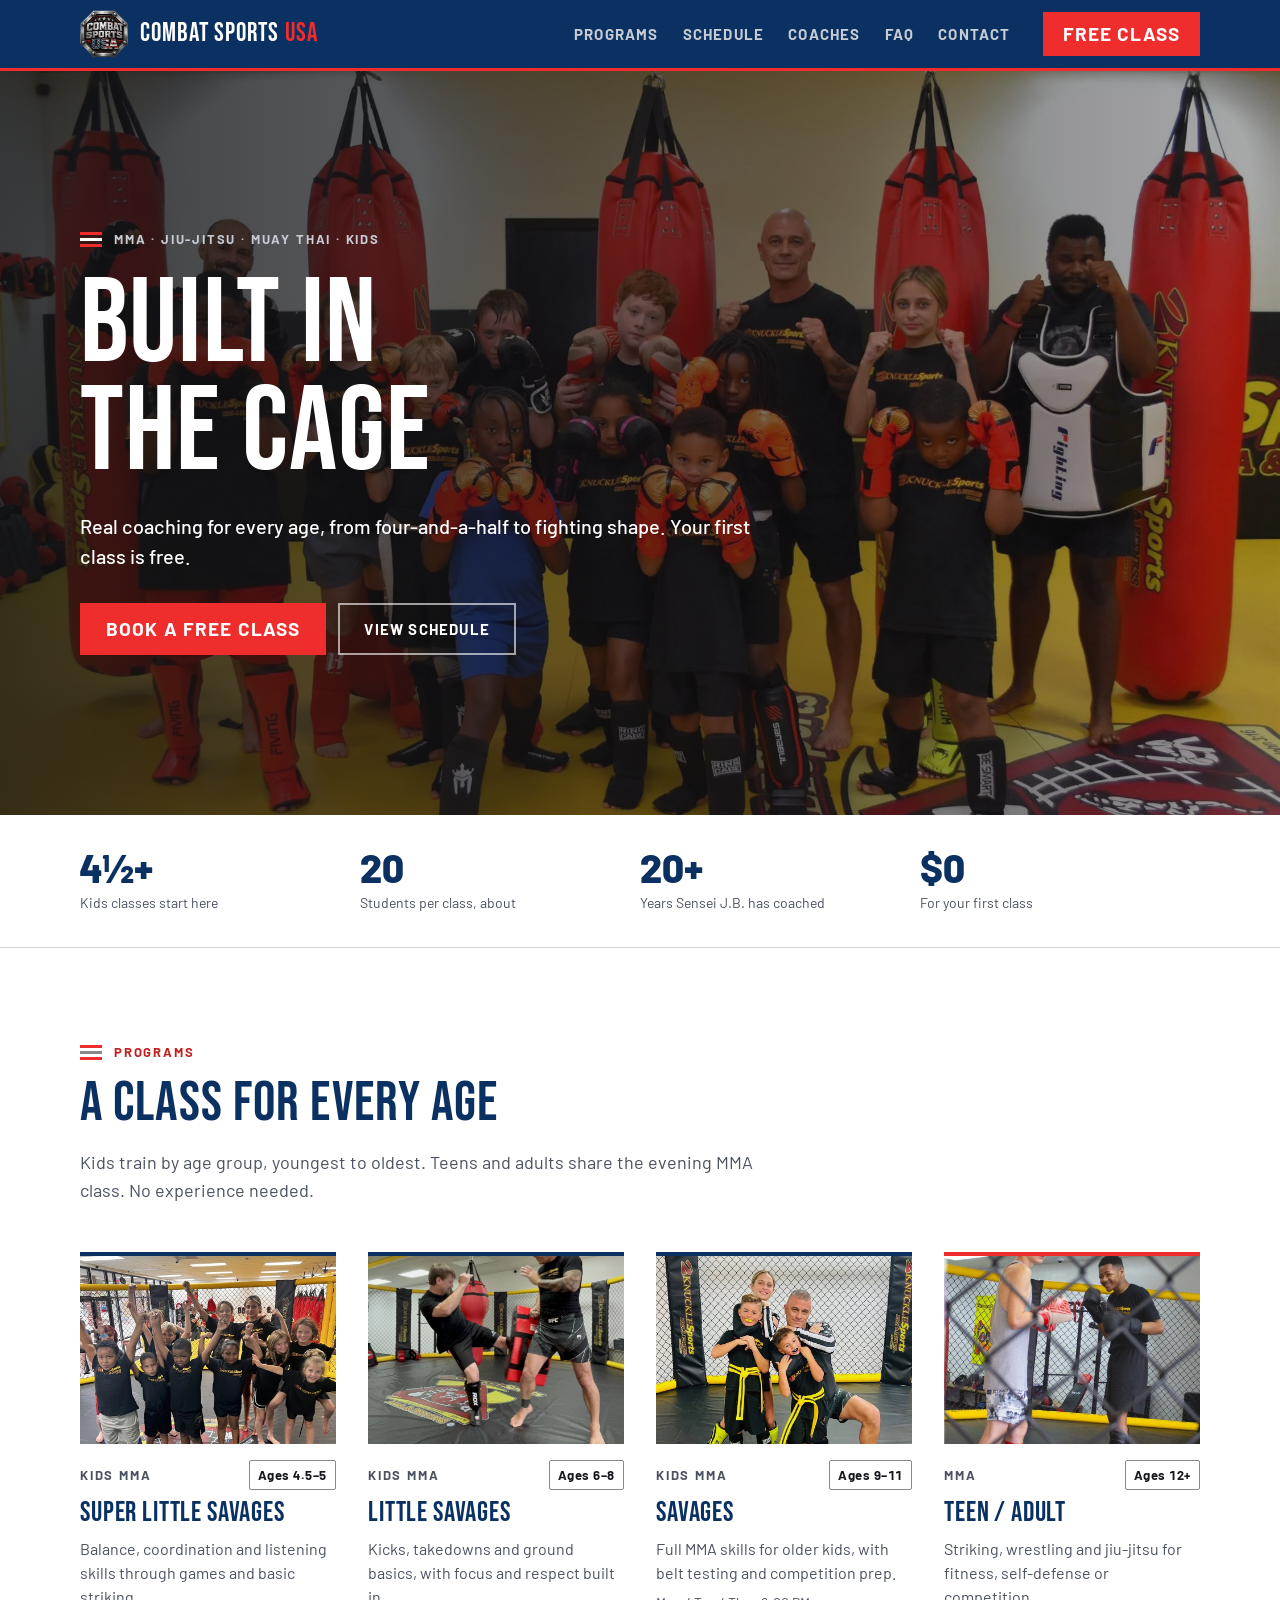
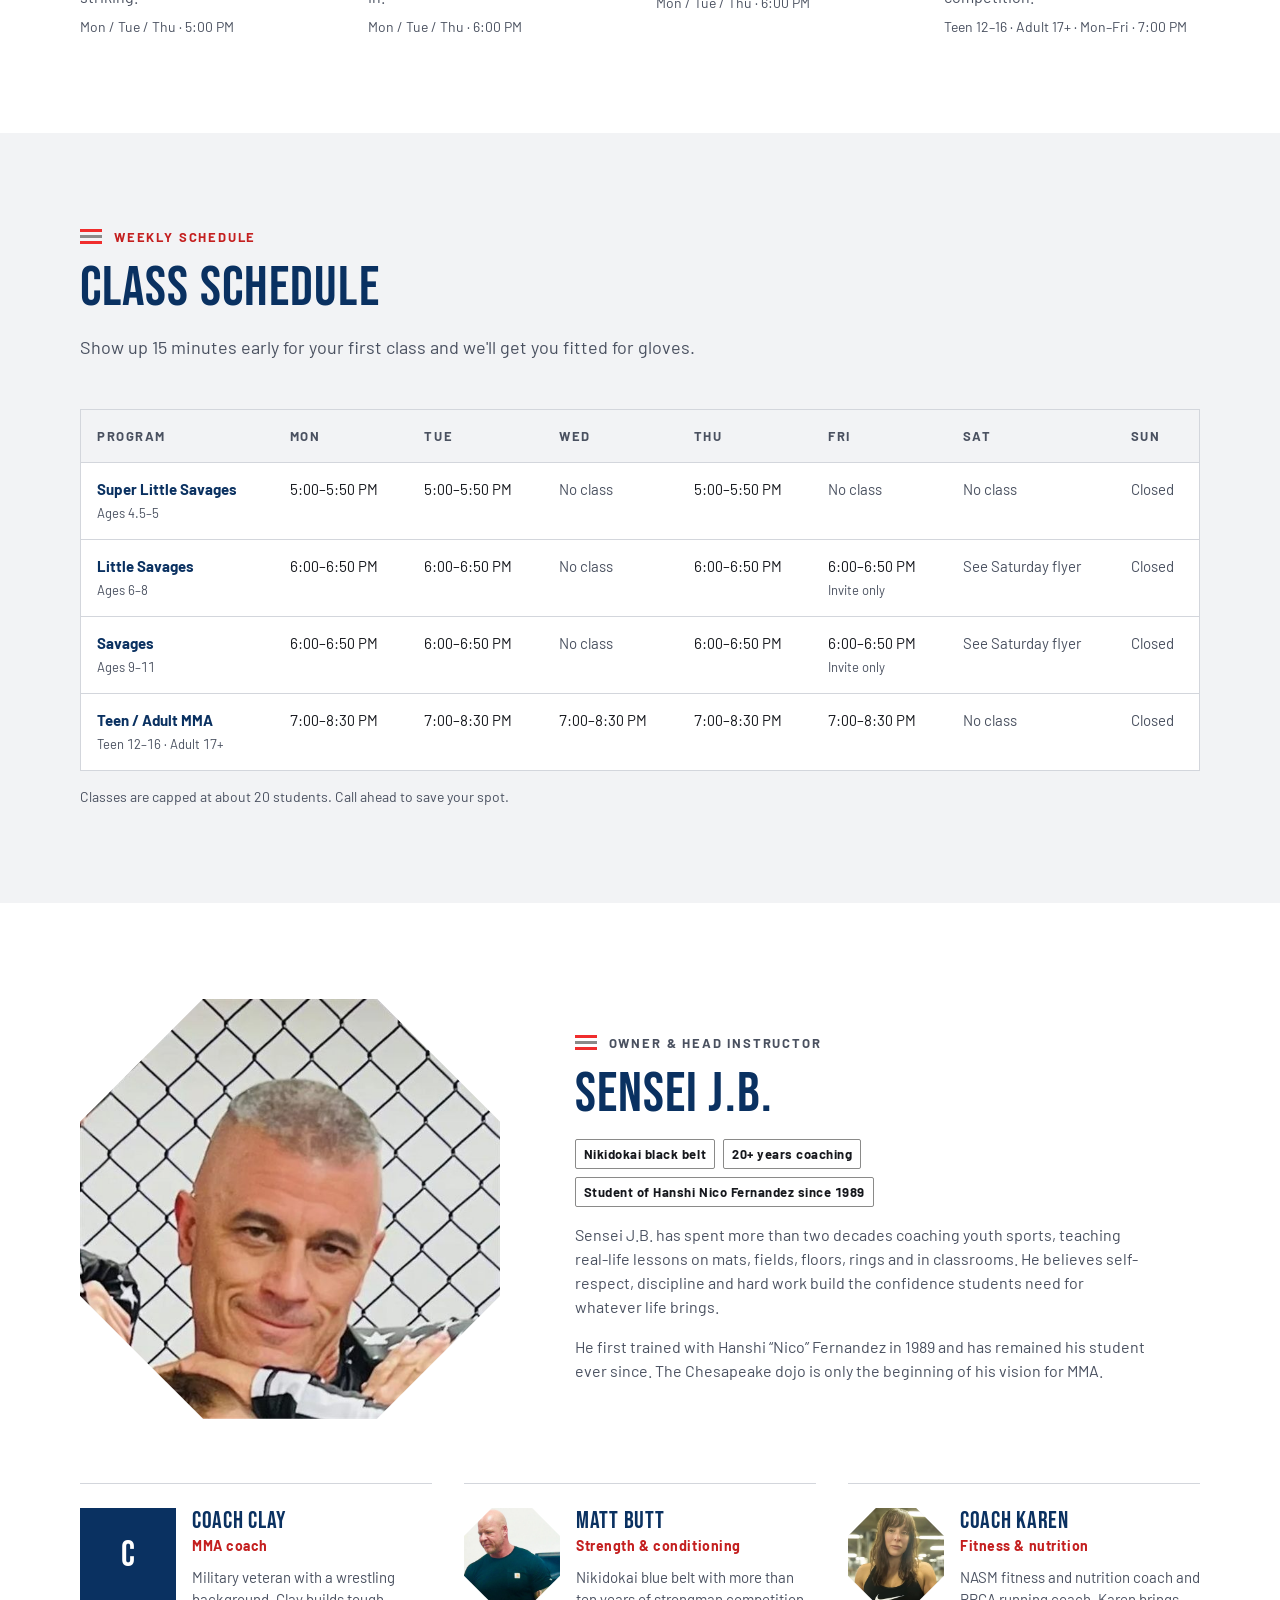
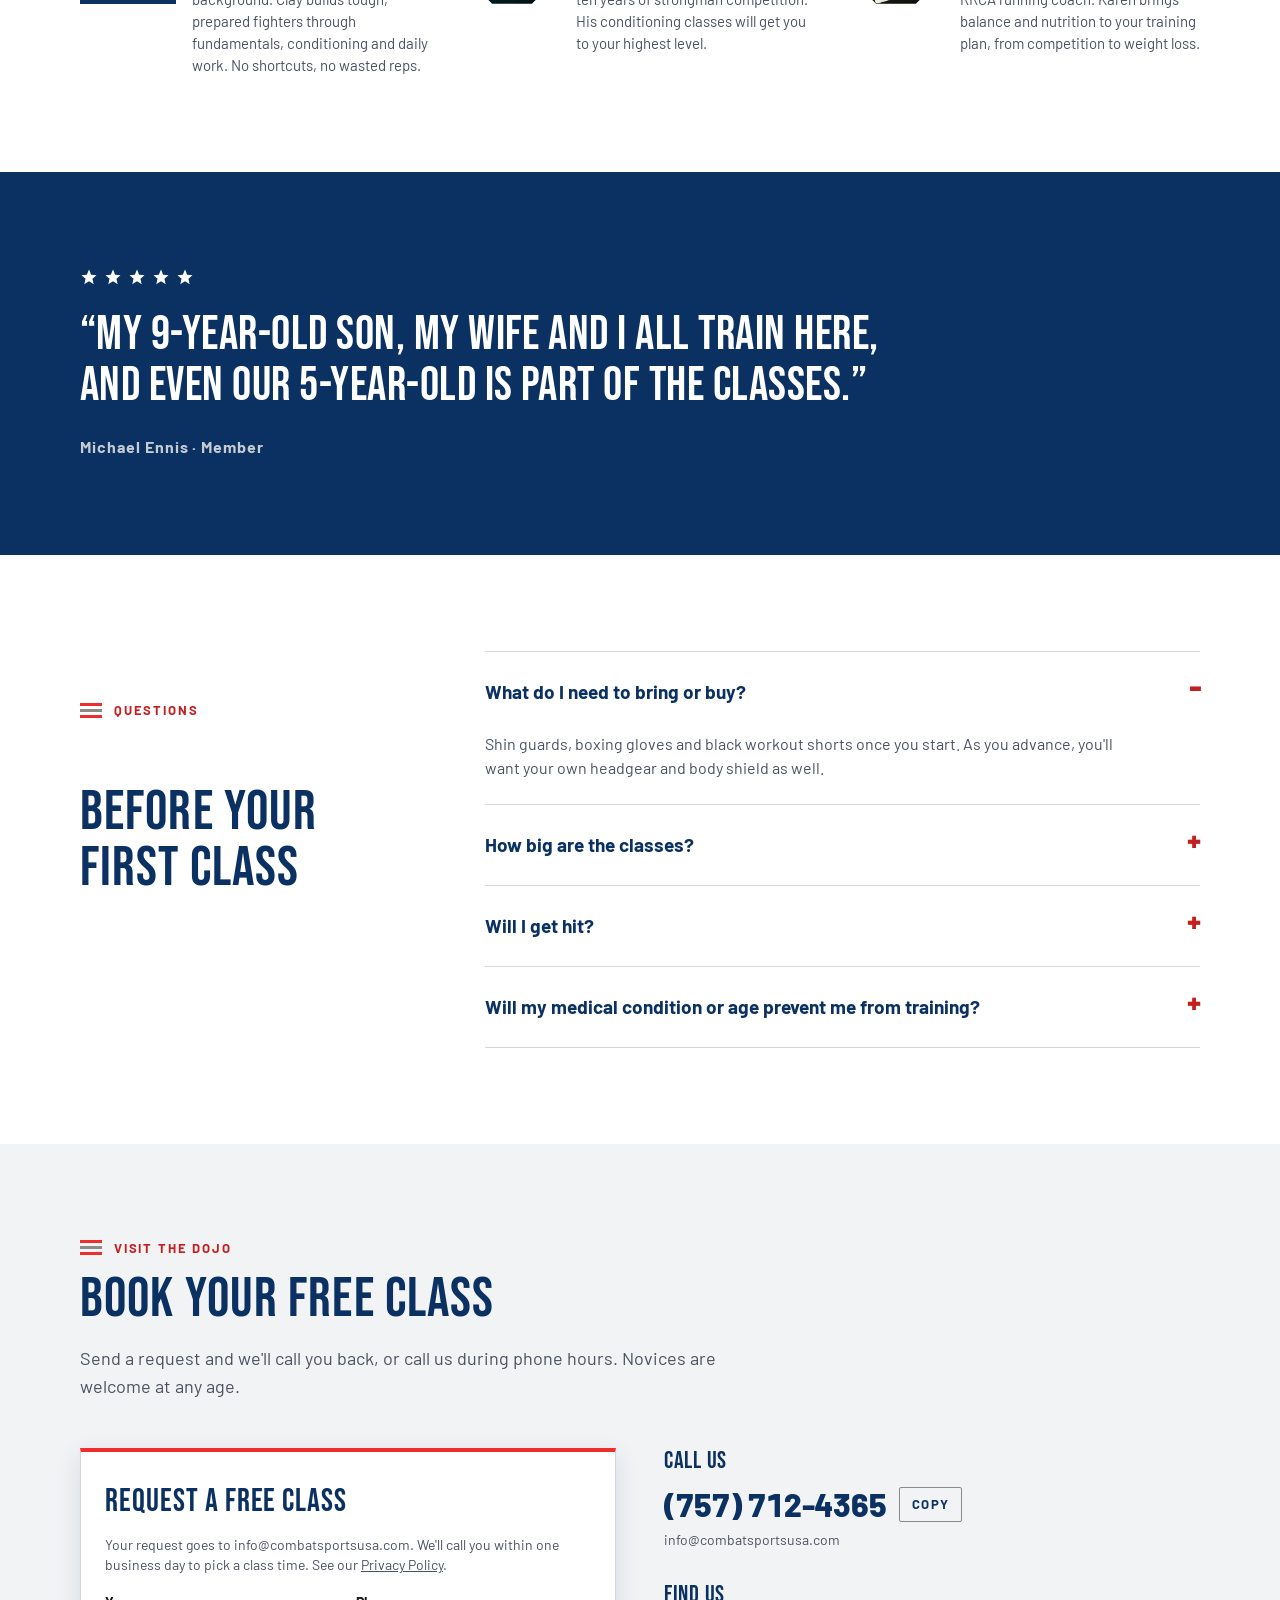
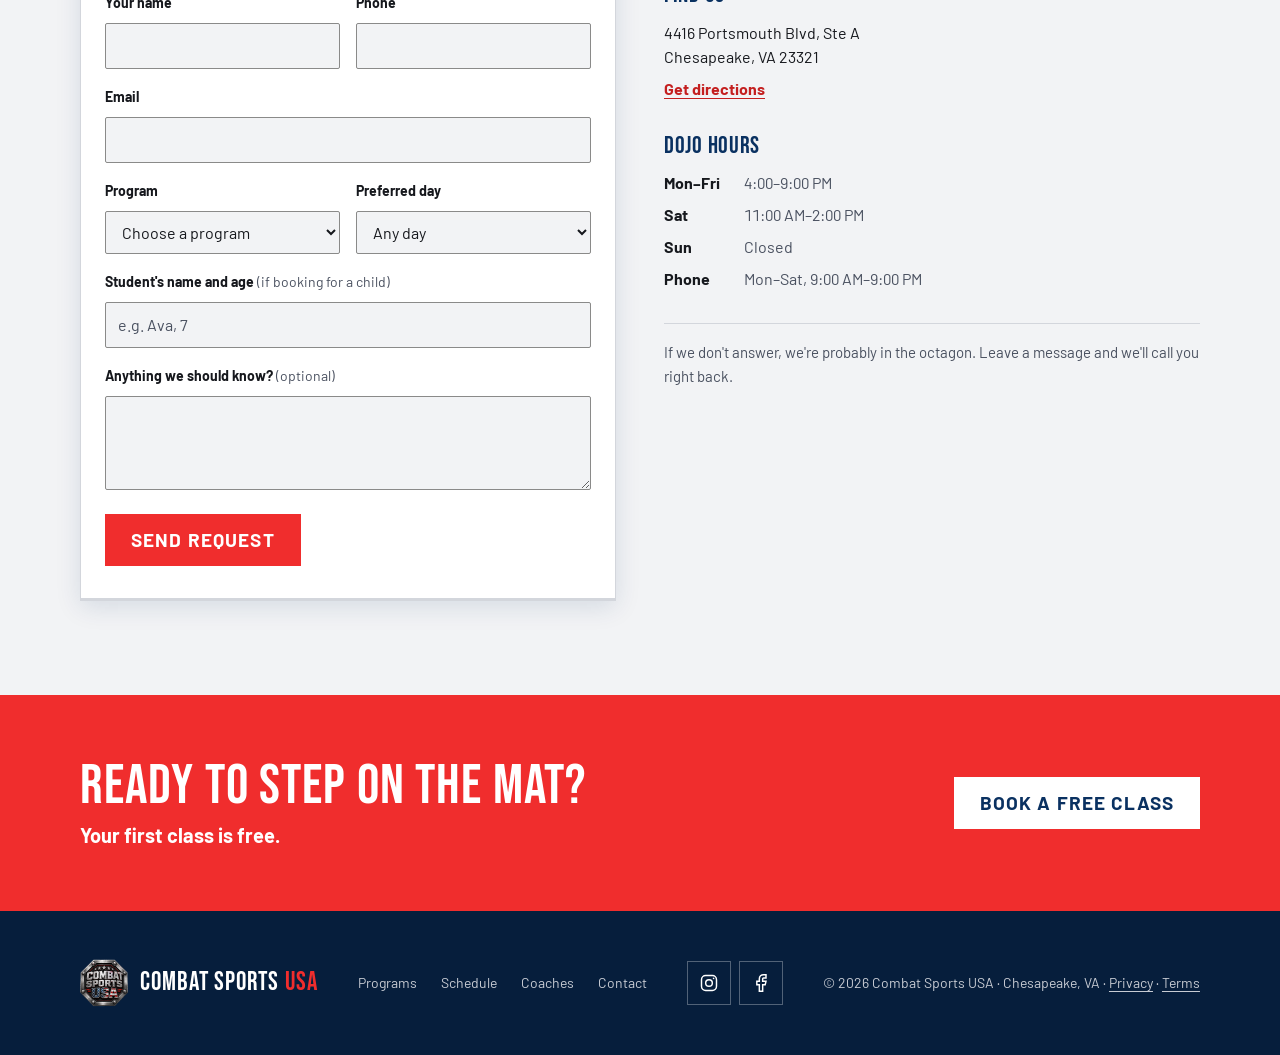
<file: index.html>
<!doctype html>
<html lang="en">
<head>
<meta charset="utf-8">
<meta name="viewport" content="width=device-width, initial-scale=1, viewport-fit=cover">
<title>Combat Sports USA</title>
<meta name="claude:viewport-fit-sides" content="cover">
<meta name="description" content="MMA, Jiu-Jitsu and Muay Thai for kids, teens and adults in Chesapeake, VA. Your first class is free.">
<link rel="icon" href="img/favicon-32.png" sizes="32x32">
<link rel="apple-touch-icon" href="img/apple-touch-icon.png">
<link rel="preconnect" href="https://fonts.googleapis.com">
<link rel="preconnect" href="https://fonts.gstatic.com" crossorigin>
<link rel="stylesheet" href="https://fonts.googleapis.com/css2?family=Bebas+Neue&family=Barlow:wght@400;500;700;800&display=swap">
<style>
/* Layout: one quiet column, max 1120px; navy bands bookend white content; photos framed, square-cut. Tokens from the Combat Sports USA design system. */
:root {
  --brand-navy: #0a3161;
  --brand-navy-deep: #061e3c;
  --brand-red: #f02d2d;
  --brand-red-hover: #d82828;
  --on-brand: #ffffff;
  --on-brand-muted: #c7cbd3;
  --steel: #8a8a89;
  --cage-black: #101114;
  --surface: #ffffff;
  --surface-raised: #f2f3f5;
  --ink: #16181d;
  --ink-heading: #0a3161;
  --ink-muted: #4a5160;
  --red-text: #c41f1f;
  --success: #2a7d4f;
  --border: #d3d6dc;
  --border-strong: #8a8a89;
  --focus-ring: #0a3161;
  --shadow-plate: 0 2px 0 #d3d6dc, 0 8px 24px rgba(10,49,97,0.12);

  --font-display: "Bebas Neue", "Oswald", Impact, "Arial Narrow Bold", sans-serif;
  --font-body: "Barlow", "Helvetica Neue", Arial, sans-serif;

  --s1: 4px; --s2: 8px; --s3: 12px; --s4: 16px; --s6: 24px; --s8: 32px; --s12: 48px; --s16: 64px; --s24: 96px;
  --radius-sm: 2px;
  --max: 1120px;
}
@media (prefers-color-scheme: dark) {
  :root:not([data-theme="light"]) {
    --surface: #101114; --surface-raised: #1b1d21; --ink: #ffffff; --ink-heading: #ffffff; --ink-muted: #a9afba;
    --red-text: #ff5a5a; --success: #4cc38a; --border: #2e3138; --border-strong: #7d8494; --focus-ring: #ffffff;
    --shadow-plate: 0 2px 0 #000000, 0 8px 24px rgba(0,0,0,0.5);
    color-scheme: dark;
  }
}
:root[data-theme="dark"] {
  --surface: #101114; --surface-raised: #1b1d21; --ink: #ffffff; --ink-heading: #ffffff; --ink-muted: #a9afba;
  --red-text: #ff5a5a; --success: #4cc38a; --border: #2e3138; --border-strong: #7d8494; --focus-ring: #ffffff;
  --shadow-plate: 0 2px 0 #000000, 0 8px 24px rgba(0,0,0,0.5);
  color-scheme: dark;
}

* { box-sizing: border-box; }
html { scroll-behavior: smooth; scroll-padding-top: 80px; }
@media (prefers-reduced-motion: reduce) { html { scroll-behavior: auto; } * { transition: none !important; } }
[hidden] { display: none !important; }
body {
  margin: 0;
  background: var(--surface); color: var(--ink);
  font-family: var(--font-body); font-size: 16px; line-height: 24px;
  -webkit-font-smoothing: antialiased;
}
body::before { content: ""; position: fixed; inset: 0 0 auto; height: env(safe-area-inset-top, 0px); z-index: 10; background: var(--brand-navy); }
img { display: block; max-width: 100%; }
a { color: inherit; }
:focus-visible { outline: 2px solid var(--focus-ring); outline-offset: 2px; }

.wrap {
  max-width: calc(var(--max) + 2 * var(--s8)); margin: 0 auto;
  padding-left: max(16px, env(safe-area-inset-left, 0px));
  padding-right: max(16px, env(safe-area-inset-right, 0px));
}
@media (min-width: 760px) { .wrap { padding-left: max(32px, env(safe-area-inset-left, 0px)); padding-right: max(32px, env(safe-area-inset-right, 0px)); } }

/* Type */
.display, h1, h2, h3 { font-family: var(--font-display); font-weight: 400; text-transform: uppercase; text-wrap: balance; margin: 0; color: var(--ink-heading); }
h1 { font-size: clamp(64px, 11vw, 120px); line-height: 0.9; letter-spacing: 0.01em; }
h2 { font-size: clamp(40px, 6vw, 56px); line-height: 1; letter-spacing: 0.02em; }
h3 { font-size: 28px; line-height: 1.1; letter-spacing: 0.03em; }
.eyebrow { font-size: 13px; line-height: 16px; font-weight: 700; letter-spacing: 0.14em; text-transform: uppercase; color: var(--red-text); margin: 0; display: flex; align-items: center; gap: var(--s3); }
.lead { font-size: 20px; line-height: 30px; font-weight: 500; margin: 0; max-width: 34em; }
.small { font-size: 14px; line-height: 20px; color: var(--ink-muted); }
p { margin: 0; }

/* Flag stripes motif */
.stripes { display: inline-flex; flex-direction: column; gap: 3px; flex: none; }
.stripes i { display: block; width: 22px; height: 3px; background: var(--brand-red); }
.stripes i:nth-child(2) { background: var(--border-strong); }

/* Buttons */
.btn {
  display: inline-flex; align-items: center; justify-content: center; gap: var(--s2);
  font: 700 19px/20px var(--font-body); letter-spacing: 0.06em; text-transform: uppercase; text-decoration: none;
  padding: 14px var(--s6); border: 2px solid transparent; border-radius: 0; cursor: pointer;
  transition: background-color .15s, border-color .15s, color .15s;
}
.btn-primary { background: var(--brand-red); color: var(--on-brand); }
.btn-primary:hover { background: var(--brand-red-hover); }
.btn-ghost { background: transparent; color: var(--on-brand); border-color: rgba(255,255,255,.6); font-size: 15px; letter-spacing: 0.08em; }
.btn-ghost:hover { border-color: var(--on-brand); background: rgba(255,255,255,.08); }
.btn-line { background: transparent; color: var(--ink-heading); border-color: var(--border-strong); font-size: 15px; letter-spacing: 0.08em; }
.btn-line:hover { border-color: var(--ink-heading); }

/* Nav */
.nav { position: sticky; top: env(safe-area-inset-top, 0px); z-index: 20; background: var(--brand-navy); color: var(--on-brand); border-bottom: 3px solid var(--brand-red); }
.nav .wrap { display: flex; align-items: center; justify-content: space-between; gap: var(--s6); min-height: 68px; }
.brand { display: flex; align-items: center; gap: var(--s3); text-decoration: none; }
.brand img { width: 48px; height: 48px; object-fit: contain; }
.brand span { font-family: var(--font-display); font-size: 26px; letter-spacing: 0.04em; line-height: 1; }
.brand b { color: var(--brand-red); font-weight: 400; }
.nav ul { list-style: none; margin: 0; padding: 0; display: flex; gap: var(--s6); align-items: center; }
.nav ul a { font-size: 15px; font-weight: 700; letter-spacing: 0.08em; text-transform: uppercase; text-decoration: none; color: var(--on-brand-muted); padding-block: var(--s2); }
.nav ul a:hover { color: var(--on-brand); text-decoration: underline; text-underline-offset: 6px; }
.nav .btn { padding: 10px 18px; }
.menu-btn { display: none; background: none; border: 2px solid rgba(255,255,255,.5); color: var(--on-brand); font: 700 14px/1 var(--font-body); letter-spacing: .1em; text-transform: uppercase; padding: 10px 14px; cursor: pointer; }
@media (max-width: 900px) {
  .brand span { display: none; }
  .menu-btn { display: inline-block; }
  .nav .links { display: none; position: absolute; left: 0; right: 0; top: 100%; background: var(--brand-navy-deep); padding: var(--s4) max(16px, env(safe-area-inset-right, 0px)) var(--s6) max(16px, env(safe-area-inset-left, 0px)); border-bottom: 3px solid var(--brand-red); }
  .nav.open .links { display: block; }
  .nav ul { flex-direction: column; align-items: stretch; gap: 0; }
  .nav ul a { display: block; padding-block: var(--s3); font-size: 17px; }
  .nav .links .btn { margin-top: var(--s4); width: 100%; }
}
@media (min-width: 901px) { .links { display: flex; align-items: center; gap: var(--s8); } }

/* Hero */
.hero { position: relative; color: var(--on-brand); background: var(--cage-black); overflow: hidden; }
.hero img { position: absolute; inset: 0; width: 100%; height: 100%; object-fit: cover; object-position: center 35%; }
.hero::after { content: ""; position: absolute; inset: 0; background: linear-gradient(90deg, rgba(16,17,20,.82) 0%, rgba(16,17,20,.6) 55%, rgba(16,17,20,.35) 100%); }
.hero .wrap { position: relative; z-index: 1; padding-block: clamp(88px, 14vw, 160px); display: grid; gap: var(--s6); }
.hero h1 { color: var(--on-brand); }
.hero .eyebrow { color: var(--on-brand-muted); }
.hero .stripes i:nth-child(2) { background: var(--on-brand); }
.hero .lead { color: var(--on-brand); }
.actions { display: flex; flex-wrap: wrap; gap: var(--s3); margin-top: var(--s2); }

/* Fact strip */
.facts { border-bottom: 1px solid var(--border); }
.facts .wrap { display: grid; grid-template-columns: repeat(4, 1fr); }
.fact { padding-block: var(--s8); padding-right: var(--s4); display: grid; gap: var(--s1); }
.fact strong { font-size: 40px; line-height: 1; font-weight: 800; color: var(--ink-heading); font-variant-numeric: tabular-nums; }
.fact span { font-size: 14px; color: var(--ink-muted); }
@media (max-width: 760px) { .facts .wrap { grid-template-columns: repeat(2, 1fr); } .fact { padding-block: var(--s6); } }

/* Sections */
section.block { padding-block: var(--s16); }
@media (min-width: 760px) { section.block { padding-block: var(--s24); } }
.head { display: grid; gap: var(--s4); margin-bottom: var(--s12); max-width: 44em; }
.head p.body { color: var(--ink-muted); font-size: 18px; line-height: 28px; }
.alt { background: var(--surface-raised); }

/* Programs */
.programs { display: grid; grid-template-columns: repeat(4, 1fr); gap: var(--s8); }
@media (max-width: 1000px) { .programs { grid-template-columns: repeat(2, 1fr); } }
@media (max-width: 560px) { .programs { grid-template-columns: 1fr; } }
.program { display: grid; grid-template-rows: auto 1fr; min-width: 0; }
.program figure { margin: 0; aspect-ratio: 4 / 3; overflow: hidden; background: var(--surface-raised); border-top: 4px solid var(--brand-navy); }
.program.red figure { border-top-color: var(--brand-red); }
.program figure img { width: 100%; height: 100%; object-fit: cover; }
.program .txt { display: grid; gap: var(--s2); padding-top: var(--s4); align-content: start; }
.program .meta { display: flex; justify-content: space-between; align-items: baseline; gap: var(--s2); }
.program .kind { font-size: 13px; font-weight: 700; letter-spacing: 0.14em; text-transform: uppercase; color: var(--ink-muted); }
.chip { font-size: 13px; font-weight: 700; letter-spacing: 0.04em; padding: 2px 8px; border: 1px solid var(--border-strong); border-radius: var(--radius-sm); color: var(--ink); white-space: nowrap; font-variant-numeric: tabular-nums; }
.program p { color: var(--ink-muted); }

/* Schedule */
.table-scroll { overflow-x: auto; border: 1px solid var(--border); background: var(--surface); }
table { border-collapse: collapse; width: 100%; min-width: 760px; font-variant-numeric: tabular-nums; }
th, td { text-align: left; padding: 14px var(--s4); border-bottom: 1px solid var(--border); font-size: 15px; vertical-align: top; }
thead th { font-size: 13px; font-weight: 700; letter-spacing: 0.12em; text-transform: uppercase; color: var(--ink-muted); background: var(--surface-raised); }
tbody tr:last-child td, tbody tr:last-child th { border-bottom: 0; }
tbody th { font-weight: 700; color: var(--ink-heading); white-space: nowrap; }
tbody th small { display: block; font-weight: 400; color: var(--ink-muted); font-size: 13px; }
td.off { color: var(--ink-muted); }
td .note { display: block; font-size: 13px; color: var(--ink-muted); }
.sched-foot { margin-top: var(--s4); }

/* Coaches */
.featured { display: grid; grid-template-columns: minmax(0, 5fr) minmax(0, 7fr); gap: var(--s12); align-items: center; margin-bottom: var(--s16); }
@media (max-width: 800px) { .featured { grid-template-columns: 1fr; gap: var(--s6); } }
.octo { clip-path: polygon(29.3% 0, 70.7% 0, 100% 29.3%, 100% 70.7%, 70.7% 100%, 29.3% 100%, 0 70.7%, 0 29.3%); aspect-ratio: 1; object-fit: cover; width: 100%; background: var(--surface-raised); }
.featured .octo { max-width: 420px; }
.featured .txt { display: grid; gap: var(--s4); max-width: 36em; }
.featured .txt p { color: var(--ink-muted); }
.creds { list-style: none; padding: 0; margin: 0; display: flex; flex-wrap: wrap; gap: var(--s2); }
.coaches { display: grid; grid-template-columns: repeat(3, 1fr); gap: var(--s8); }
@media (max-width: 860px) { .coaches { grid-template-columns: 1fr; } }
.coach { display: grid; grid-template-columns: 96px minmax(0, 1fr); gap: var(--s4); align-items: start; padding-top: var(--s6); border-top: 1px solid var(--border); }
.coach .octo { width: 96px; }
.coach .initials { width: 96px; aspect-ratio: 1; display: grid; place-items: center; background: var(--brand-navy); color: var(--on-brand); font-family: var(--font-display); font-size: 36px; }
.coach h3 { font-size: 24px; }
.coach .role { font-size: 14px; color: var(--red-text); font-weight: 700; letter-spacing: 0.04em; margin-bottom: var(--s2); }
.coach p.bio { color: var(--ink-muted); font-size: 15px; line-height: 22px; }

/* Testimonial */
.quote { background: var(--brand-navy); color: var(--on-brand); }
.quote .wrap { padding-block: var(--s16); display: grid; gap: var(--s6); }
@media (min-width: 760px) { .quote .wrap { padding-block: var(--s24); } }
.quote blockquote { margin: 0; font-family: var(--font-display); font-size: clamp(32px, 4.4vw, 48px); line-height: 1.05; letter-spacing: 0.01em; text-transform: uppercase; max-width: 22em; text-wrap: balance; }
.quote cite { font-style: normal; font-weight: 700; color: var(--on-brand-muted); letter-spacing: 0.06em; }
.stars { display: flex; gap: 6px; }
.stars svg { width: 18px; height: 18px; fill: var(--on-brand); }

/* FAQ */
.faq-grid { display: grid; grid-template-columns: minmax(0, 4fr) minmax(0, 8fr); gap: var(--s12); }
@media (max-width: 800px) { .faq-grid { grid-template-columns: 1fr; gap: 0; } }
details { border-top: 1px solid var(--border); }
details:last-child { border-bottom: 1px solid var(--border); }
summary { list-style: none; cursor: pointer; display: flex; justify-content: space-between; align-items: center; gap: var(--s4); padding-block: var(--s6); font-size: 19px; font-weight: 700; color: var(--ink-heading); }
summary::-webkit-details-marker { display: none; }
summary::after { content: "+"; font-family: var(--font-display); font-size: 32px; line-height: 1; color: var(--red-text); flex: none; }
details[open] summary::after { content: "–"; }
details p { padding-bottom: var(--s6); color: var(--ink-muted); max-width: 40em; }

/* Visit */
.visit { display: grid; grid-template-columns: minmax(0, 6fr) minmax(0, 6fr); gap: var(--s12); align-items: start; }
@media (max-width: 860px) { .visit { grid-template-columns: 1fr; } }
.info { display: grid; gap: var(--s8); }
.info dl { margin: 0; display: grid; grid-template-columns: max-content 1fr; gap: var(--s2) var(--s6); font-variant-numeric: tabular-nums; }
.info dt { font-weight: 700; }
.info dd { margin: 0; color: var(--ink-muted); }
.info h3 { font-size: 24px; margin-bottom: var(--s3); }
.phone-row { display: flex; flex-wrap: wrap; align-items: center; gap: var(--s3); }
.phone { font-size: 32px; font-weight: 800; color: var(--ink-heading); font-variant-numeric: tabular-nums; text-decoration: none; user-select: all; }
.copy { font: 700 13px/1 var(--font-body); letter-spacing: .1em; text-transform: uppercase; padding: 10px 12px; background: transparent; color: var(--ink-heading); border: 1px solid var(--border-strong); border-radius: var(--radius-sm); cursor: pointer; }
.copy:hover { border-color: var(--ink-heading); }
.info address { font-style: normal; }
.info .note { font-size: 15px; color: var(--ink-muted); padding-top: var(--s4); border-top: 1px solid var(--border); }
.info a.link { color: var(--red-text); font-weight: 700; text-underline-offset: 3px; }

/* Booking form */
.book { display: grid; gap: var(--s8); min-width: 0; }
#book-form, .done { background: var(--surface); border: 1px solid var(--border); border-top: 4px solid var(--brand-red); box-shadow: var(--shadow-plate); padding: var(--s8) var(--s6); display: grid; gap: var(--s4); }
#book-form h3, .done h3 { font-size: 32px; }
.row2 { display: grid; grid-template-columns: 1fr 1fr; gap: var(--s4); }
@media (max-width: 520px) { .row2 { grid-template-columns: 1fr; } }
.field { display: grid; gap: var(--s2); min-width: 0; align-content: start; }
.field label { font-size: 14px; font-weight: 700; color: var(--ink); }
.field .opt { font-weight: 400; color: var(--ink-muted); }
.field input, .field select, .field textarea {
  width: 100%; font: 400 16px/24px var(--font-body); color: var(--ink);
  background: var(--surface-raised); border: 1px solid var(--border-strong); border-radius: var(--radius-sm);
  padding: 10px 12px;
}
.field textarea { resize: vertical; }
.field input::placeholder { color: var(--ink-muted); }
.field [aria-invalid="true"] { border: 2px solid var(--red-text); padding: 9px 11px; }
.err { font-size: 14px; color: var(--red-text); font-weight: 500; }
.err::before { content: "! "; font-weight: 800; }
.honey { position: absolute; left: -9999px; width: 1px; height: 1px; opacity: 0; }
#book-form .btn { justify-self: start; margin-top: var(--s2); }
#book-form .btn[disabled] { opacity: .6; cursor: wait; }
.status:empty { display: none; }
.status { font-size: 15px; color: var(--ink-muted); }
.status.bad { color: var(--red-text); font-weight: 500; }
.done p { color: var(--ink-muted); }
.done h3::before { content: "✓ "; color: var(--success); }
.done .btn { justify-self: start; }

/* CTA + footer */
.cta { background: var(--brand-red); color: var(--on-brand); }
.cta .wrap { padding-block: var(--s16); display: flex; flex-wrap: wrap; align-items: center; justify-content: space-between; gap: var(--s6); }
.cta h2 { color: var(--on-brand); }
.cta p { font-size: 20px; font-weight: 700; margin-top: var(--s2); }
.btn-white { background: var(--on-brand); color: var(--brand-navy); }
.btn-white:hover { background: #e9ecf1; }
footer { background: var(--brand-navy-deep); color: var(--on-brand-muted); }
footer .wrap { padding-block: var(--s12); display: flex; flex-wrap: wrap; justify-content: space-between; align-items: center; gap: var(--s6); font-size: 14px; }
footer .brand span { display: inline; color: var(--on-brand); }
footer .legal a { text-decoration: underline; text-underline-offset: 3px; display: inline-block; padding-block: 12px; }
footer nav a { display: inline-block; padding-block: 12px; }
.phone { display: inline-block; padding-block: 6px; }
footer nav { display: flex; flex-wrap: wrap; gap: var(--s6); }
footer a { text-decoration: none; }
footer a:hover { color: var(--on-brand); text-decoration: underline; }
.social { display: flex; gap: var(--s2); }
.social a { display: grid; place-items: center; width: 44px; height: 44px; border: 1px solid rgba(255,255,255,.3); color: var(--on-brand); transition: background-color .15s, border-color .15s; }
.social a:hover { background: var(--brand-red); border-color: var(--brand-red); }
.social svg { width: 20px; height: 20px; fill: none; stroke: currentColor; stroke-width: 1.75; stroke-linecap: square; stroke-linejoin: miter; }
</style>
<meta name="theme-color" content="#0a3161">
<link rel="canonical" href="https://combatsportsusa.com/">
<meta property="og:type" content="website">
<meta property="og:site_name" content="Combat Sports USA">
<meta property="og:title" content="Combat Sports USA Â· MMA, Jiu-Jitsu and Muay Thai in Chesapeake, VA">
<meta property="og:description" content="Real coaching for kids, teens and adults. Your first class is free.">
<meta property="og:url" content="https://combatsportsusa.com/">
<meta property="og:image" content="https://combatsportsusa.com/img/og-image.jpg">
<meta name="twitter:card" content="summary_large_image">
<script type="application/ld+json">
{"@context":"https://schema.org","@type":"SportsActivityLocation","name":"Combat Sports USA","url":"https://combatsportsusa.com/","telephone":"+1-757-712-4365","email":"info@combatsportsusa.com","image":"https://combatsportsusa.com/img/og-image.jpg","address":{"@type":"PostalAddress","streetAddress":"4416 Portsmouth Blvd, Ste A","addressLocality":"Chesapeake","addressRegion":"VA","postalCode":"23321","addressCountry":"US"},"openingHoursSpecification":[{"@type":"OpeningHoursSpecification","dayOfWeek":["Monday","Tuesday","Wednesday","Thursday","Friday"],"opens":"16:00","closes":"21:00"},{"@type":"OpeningHoursSpecification","dayOfWeek":"Saturday","opens":"11:00","closes":"14:00"}],"sameAs":["https://www.instagram.com/2Knucklesportsva","https://www.facebook.com/2kmma.va"]}
</script><style>:root{padding-top:env(safe-area-inset-top,0px);padding-bottom:env(safe-area-inset-bottom,0px)}</style>
</head>
<body>
<header class="nav" id="top">
  <div class="wrap">
    <a class="brand" href="#top" aria-label="Combat Sports USA home">
      <img src="img/badge.png" alt="Combat Sports USA badge" width="48" height="48">
      <span>Combat Sports <b>USA</b></span>
    </a>
    <button class="menu-btn" id="menu-btn" aria-expanded="false" aria-controls="links">Menu</button>
    <div class="links" id="links">
      <ul>
        <li><a href="#programs">Programs</a></li>
        <li><a href="#schedule">Schedule</a></li>
        <li><a href="#coaches">Coaches</a></li>
        <li><a href="#faq">FAQ</a></li>
        <li><a href="#visit">Contact</a></li>
      </ul>
      <a class="btn btn-primary" href="#visit">Free class</a>
    </div>
  </div>
</header>

<main>
  <section class="hero" aria-labelledby="hero-title">
    <img src="img/hero-kids-team.jpg" fetchpriority="high" alt="Kids team in gloves lined up with their coaches in front of the heavy bags">
    <div class="wrap">
      <p class="eyebrow"><span class="stripes" aria-hidden="true"><i></i><i></i><i></i></span>MMA · Jiu-Jitsu · Muay Thai · Kids</p>
      <h1 id="hero-title">Built in<br>the cage</h1>
      <p class="lead">Real coaching for every age, from four-and-a-half to fighting shape. Your first class is free.</p>
      <div class="actions">
        <a class="btn btn-primary" href="#visit">Book a free class</a>
        <a class="btn btn-ghost" href="#schedule">View schedule</a>
      </div>
    </div>
  </section>

  <div class="facts">
    <div class="wrap">
      <div class="fact"><strong>4½+</strong><span>Kids classes start here</span></div>
      <div class="fact"><strong>20</strong><span>Students per class, about</span></div>
      <div class="fact"><strong>20+</strong><span>Years Sensei J.B. has coached</span></div>
      <div class="fact"><strong>$0</strong><span>For your first class</span></div>
    </div>
  </div>

  <section class="block" id="programs" aria-labelledby="programs-title">
    <div class="wrap">
      <div class="head">
        <p class="eyebrow"><span class="stripes" aria-hidden="true"><i></i><i></i><i></i></span>Programs</p>
        <h2 id="programs-title">A class for every age</h2>
        <p class="body">Kids train by age group, youngest to oldest. Teens and adults share the evening MMA class. No experience needed.</p>
      </div>
      <div class="programs">
        <article class="program">
          <figure><img src="img/kids-medal.jpg" alt="Young students cheering on the mat" style="object-position:center 30%" loading="lazy"></figure>
          <div class="txt">
            <div class="meta"><span class="kind">Kids MMA</span><span class="chip">Ages 4.5–5</span></div>
            <h3>Super Little Savages</h3>
            <p>Balance, coordination and listening skills through games and basic striking.</p>
            <span class="small">Mon / Tue / Thu · 5:00 PM</span>
          </div>
        </article>
        <article class="program">
          <figure><img src="img/kids-kicking.jpg" alt="Student kicking a coach's pad" style="object-position:center 60%" loading="lazy"></figure>
          <div class="txt">
            <div class="meta"><span class="kind">Kids MMA</span><span class="chip">Ages 6–8</span></div>
            <h3>Little Savages</h3>
            <p>Kicks, takedowns and ground basics, with focus and respect built in.</p>
            <span class="small">Mon / Tue / Thu · 6:00 PM</span>
          </div>
        </article>
        <article class="program">
          <figure><img src="img/kids-belts.jpg" alt="Two students with new belts and their coach" style="object-position:center 40%" loading="lazy"></figure>
          <div class="txt">
            <div class="meta"><span class="kind">Kids MMA</span><span class="chip">Ages 9–11</span></div>
            <h3>Savages</h3>
            <p>Full MMA skills for older kids, with belt testing and competition prep.</p>
            <span class="small">Mon / Tue / Thu · 6:00 PM</span>
          </div>
        </article>
        <article class="program red">
          <figure><img src="img/cage-sparring.jpg" alt="Two athletes sparring through the cage fence" style="object-position:center 40%" loading="lazy"></figure>
          <div class="txt">
            <div class="meta"><span class="kind">MMA</span><span class="chip">Ages 12+</span></div>
            <h3>Teen / Adult</h3>
            <p>Striking, wrestling and jiu-jitsu for fitness, self-defense or competition.</p>
            <span class="small">Teen 12–16 · Adult 17+ · Mon–Fri · 7:00 PM</span>
          </div>
        </article>
      </div>
    </div>
  </section>

  <section class="block alt" id="schedule" aria-labelledby="schedule-title">
    <div class="wrap">
      <div class="head">
        <p class="eyebrow"><span class="stripes" aria-hidden="true"><i></i><i></i><i></i></span>Weekly schedule</p>
        <h2 id="schedule-title">Class schedule</h2>
        <p class="body">Show up 15 minutes early for your first class and we'll get you fitted for gloves.</p>
      </div>
      <div class="table-scroll" tabindex="0" role="region" aria-label="Weekly class schedule">
        <table>
          <thead>
            <tr><th scope="col">Program</th><th scope="col">Mon</th><th scope="col">Tue</th><th scope="col">Wed</th><th scope="col">Thu</th><th scope="col">Fri</th><th scope="col">Sat</th><th scope="col">Sun</th></tr>
          </thead>
          <tbody>
            <tr><th scope="row">Super Little Savages<small>Ages 4.5–5</small></th><td>5:00–5:50 PM</td><td>5:00–5:50 PM</td><td class="off">No class</td><td>5:00–5:50 PM</td><td class="off">No class</td><td class="off">No class</td><td class="off">Closed</td></tr>
            <tr><th scope="row">Little Savages<small>Ages 6–8</small></th><td>6:00–6:50 PM</td><td>6:00–6:50 PM</td><td class="off">No class</td><td>6:00–6:50 PM</td><td>6:00–6:50 PM<span class="note">Invite only</span></td><td class="off">See Saturday flyer</td><td class="off">Closed</td></tr>
            <tr><th scope="row">Savages<small>Ages 9–11</small></th><td>6:00–6:50 PM</td><td>6:00–6:50 PM</td><td class="off">No class</td><td>6:00–6:50 PM</td><td>6:00–6:50 PM<span class="note">Invite only</span></td><td class="off">See Saturday flyer</td><td class="off">Closed</td></tr>
            <tr><th scope="row">Teen / Adult MMA<small>Teen 12–16 · Adult 17+</small></th><td>7:00–8:30 PM</td><td>7:00–8:30 PM</td><td>7:00–8:30 PM</td><td>7:00–8:30 PM</td><td>7:00–8:30 PM</td><td class="off">No class</td><td class="off">Closed</td></tr>
          </tbody>
        </table>
      </div>
      <p class="small sched-foot">Classes are capped at about 20 students. Call ahead to save your spot.</p>
    </div>
  </section>

  <section class="block" id="coaches" aria-labelledby="coaches-title">
    <div class="wrap">
      <div class="featured">
        <img class="octo" src="img/coach-jb.jpg" alt="Sensei J.B." style="object-position:center 30%" loading="lazy">
        <div class="txt">
          <p class="eyebrow"><span class="stripes" aria-hidden="true"><i></i><i></i><i></i></span>Owner &amp; head instructor</p>
          <h2 id="coaches-title">Sensei J.B.</h2>
          <ul class="creds">
            <li class="chip">Nikidokai black belt</li>
            <li class="chip">20+ years coaching</li>
            <li class="chip">Student of Hanshi Nico Fernandez since 1989</li>
          </ul>
          <p>Sensei J.B. has spent more than two decades coaching youth sports, teaching real-life lessons on mats, fields, floors, rings and in classrooms. He believes self-respect, discipline and hard work build the confidence students need for whatever life brings.</p>
          <p>He first trained with Hanshi “Nico” Fernandez in 1989 and has remained his student ever since. The Chesapeake dojo is only the beginning of his vision for MMA.</p>
        </div>
      </div>
      <div class="coaches">
        <article class="coach">
          <div class="initials" aria-hidden="true">C</div>
          <div>
            <h3>Coach Clay</h3>
            <p class="role">MMA coach</p>
            <p class="bio">Military veteran with a wrestling background. Clay builds tough, prepared fighters through fundamentals, conditioning and daily work. No shortcuts, no wasted reps.</p>
          </div>
        </article>
        <article class="coach">
          <img class="octo" src="img/coach-matt.jpg" alt="Matt Butt" loading="lazy">
          <div>
            <h3>Matt Butt</h3>
            <p class="role">Strength &amp; conditioning</p>
            <p class="bio">Nikidokai blue belt with more than ten years of strongman competition. His conditioning classes will get you to your highest level.</p>
          </div>
        </article>
        <article class="coach">
          <img class="octo" src="img/coach-karen.jpg" alt="Coach Karen" style="object-position:center 20%" loading="lazy">
          <div>
            <h3>Coach Karen</h3>
            <p class="role">Fitness &amp; nutrition</p>
            <p class="bio">NASM fitness and nutrition coach and RRCA running coach. Karen brings balance and nutrition to your training plan, from competition to weight loss.</p>
          </div>
        </article>
      </div>
    </div>
  </section>

  <section class="quote" aria-label="Member review">
    <div class="wrap">
      <div class="stars" aria-hidden="true">
        <svg viewBox="0 0 24 24"><path d="M12 2l2.9 6.9 7.1.6-5.4 4.7 1.7 7.3L12 17.8 5.7 21.5l1.7-7.3L2 9.5l7.1-.6z"/></svg>
        <svg viewBox="0 0 24 24"><path d="M12 2l2.9 6.9 7.1.6-5.4 4.7 1.7 7.3L12 17.8 5.7 21.5l1.7-7.3L2 9.5l7.1-.6z"/></svg>
        <svg viewBox="0 0 24 24"><path d="M12 2l2.9 6.9 7.1.6-5.4 4.7 1.7 7.3L12 17.8 5.7 21.5l1.7-7.3L2 9.5l7.1-.6z"/></svg>
        <svg viewBox="0 0 24 24"><path d="M12 2l2.9 6.9 7.1.6-5.4 4.7 1.7 7.3L12 17.8 5.7 21.5l1.7-7.3L2 9.5l7.1-.6z"/></svg>
        <svg viewBox="0 0 24 24"><path d="M12 2l2.9 6.9 7.1.6-5.4 4.7 1.7 7.3L12 17.8 5.7 21.5l1.7-7.3L2 9.5l7.1-.6z"/></svg>
      </div>
      <blockquote>“My 9-year-old son, my wife and I all train here, and even our 5-year-old is part of the classes.”</blockquote>
      <cite>Michael Ennis · Member</cite>
    </div>
  </section>

  <section class="block" id="faq" aria-labelledby="faq-title">
    <div class="wrap faq-grid">
      <div class="head">
        <p class="eyebrow"><span class="stripes" aria-hidden="true"><i></i><i></i><i></i></span>Questions</p>
        <h2 id="faq-title">Before your first class</h2>
      </div>
      <div>
        <details open>
          <summary>What do I need to bring or buy?</summary>
          <p>Shin guards, boxing gloves and black workout shorts once you start. As you advance, you'll want your own headgear and body shield as well.</p>
        </details>
        <details>
          <summary>How big are the classes?</summary>
          <p>We keep classes to around 20 students per session, so sign up soon.</p>
        </details>
        <details>
          <summary>Will I get hit?</summary>
          <p>You don't have to. Striking is part of the workout, but you never have to spar if you'd rather not.</p>
        </details>
        <details>
          <summary>Will my medical condition or age prevent me from training?</summary>
          <p>Check with your doctor first; only you know your limits. Our members train with all kinds of health conditions and set new personal bests every week.</p>
        </details>
      </div>
    </div>
  </section>

  <section class="block alt" id="visit" aria-labelledby="visit-title">
    <div class="wrap">
      <div class="head">
        <p class="eyebrow"><span class="stripes" aria-hidden="true"><i></i><i></i><i></i></span>Visit the dojo</p>
        <h2 id="visit-title">Book your free class</h2>
        <p class="body">Send a request and we'll call you back, or call us during phone hours. Novices are welcome at any age.</p>
      </div>
      <div class="visit">
        <div class="book">
          <form id="book-form" novalidate>
            <h3>Request a free class</h3>
            <p class="small">Your request goes to info@combatsportsusa.com. We'll call you within one business day to pick a class time. See our <a href="privacy.html">Privacy Policy</a>.</p>
            <div class="row2">
              <div class="field">
                <label for="f-name">Your name</label>
                <input id="f-name" name="name" type="text" autocomplete="name" required>
                <span class="err" id="e-name" hidden>Enter your name.</span>
              </div>
              <div class="field">
                <label for="f-phone">Phone</label>
                <input id="f-phone" name="phone" type="tel" autocomplete="tel" inputmode="tel" required>
                <span class="err" id="e-phone" hidden>Enter a phone number with at least 10 digits.</span>
              </div>
            </div>
            <div class="field">
              <label for="f-email">Email</label>
              <input id="f-email" name="email" type="email" autocomplete="email" required>
              <span class="err" id="e-email" hidden>Enter an email address like name@example.com.</span>
            </div>
            <div class="row2">
              <div class="field">
                <label for="f-program">Program</label>
                <select id="f-program" name="program" required>
                  <option value="">Choose a program</option>
                  <option>Super Little Savages (4.5–5)</option>
                  <option>Little Savages (6–8)</option>
                  <option>Savages (9–11)</option>
                  <option>Teen MMA (12–16)</option>
                  <option>Adult MMA (17+)</option>
                  <option>Not sure yet</option>
                </select>
                <span class="err" id="e-program" hidden>Choose a program.</span>
              </div>
              <div class="field">
                <label for="f-day">Preferred day</label>
                <select id="f-day" name="day">
                  <option value="">Any day</option>
                  <option>Mon</option><option>Tue</option><option>Wed</option><option>Thu</option><option>Fri</option>
                </select>
              </div>
            </div>
            <div class="field">
              <label for="f-student">Student's name and age <span class="opt">(if booking for a child)</span></label>
              <input id="f-student" name="student" type="text" placeholder="e.g. Ava, 7">
            </div>
            <div class="field">
              <label for="f-notes">Anything we should know? <span class="opt">(optional)</span></label>
              <textarea id="f-notes" name="notes" rows="3"></textarea>
            </div>
            <input type="text" name="_honey" id="f-honey" tabindex="-1" autocomplete="off" aria-hidden="true" class="honey">
            <button class="btn btn-primary" type="submit" id="f-submit">Send request</button>
            <p class="status" id="f-status" role="status" aria-live="polite"></p>
          </form>
          <div class="done" id="book-done" hidden>
            <h3 tabindex="-1">Request sent</h3>
            <p>Thanks, <span id="done-name"></span>. We'll call you within one business day to set up your free class. Show up 15 minutes early and we'll get you fitted for gloves.</p>
            <button class="btn btn-line" type="button" id="book-again">Send another request</button>
          </div>
        </div>
        <div class="info">
          <div>
            <h3>Call us</h3>
            <div class="phone-row">
              <a class="phone" href="tel:+17577124365" id="phone">(757) 712-4365</a>
              <button class="copy" id="copy-phone" type="button">Copy</button>
            </div>
            <p class="small" style="margin-top:var(--s2)">info@combatsportsusa.com</p>
          </div>
          <div>
            <h3>Find us</h3>
            <address>4416 Portsmouth Blvd, Ste A<br>Chesapeake, VA 23321</address>
            <p style="margin-top:var(--s2)"><a class="link" href="https://www.google.com/maps/search/?api=1&amp;query=4416+Portsmouth+Blvd+Ste+A+Chesapeake+VA+23321">Get directions</a></p>
          </div>
          <div>
            <h3>Dojo hours</h3>
            <dl>
              <dt>Mon–Fri</dt><dd>4:00–9:00 PM</dd>
              <dt>Sat</dt><dd>11:00 AM–2:00 PM</dd>
              <dt>Sun</dt><dd>Closed</dd>
              <dt>Phone</dt><dd>Mon–Sat, 9:00 AM–9:00 PM</dd>
            </dl>
          </div>
          <p class="note">If we don't answer, we're probably in the octagon. Leave a message and we'll call you right back.</p>
        </div>
      </div>
    </div>
  </section>

  <section class="cta" aria-label="Book a class">
    <div class="wrap">
      <div>
        <h2>Ready to step on the mat?</h2>
        <p>Your first class is free.</p>
      </div>
      <a class="btn btn-white" href="#visit">Book a free class</a>
    </div>
  </section>
</main>

<footer>
  <div class="wrap">
    <a class="brand" href="#top" aria-label="Back to top">
      <img src="img/badge.png" alt="" width="48" height="48">
      <span>Combat Sports <b>USA</b></span>
    </a>
    <nav aria-label="Footer">
      <a href="#programs">Programs</a>
      <a href="#schedule">Schedule</a>
      <a href="#coaches">Coaches</a>
      <a href="#visit">Contact</a>
    </nav>
    <div class="social">
      <a href="https://www.instagram.com/2Knucklesportsva" target="_blank" rel="noopener" aria-label="Instagram">
        <svg viewBox="0 0 24 24" aria-hidden="true"><rect x="3" y="3" width="18" height="18" rx="5"/><circle cx="12" cy="12" r="4"/><path d="M17.5 6.5h.01"/></svg>
      </a>
      <a href="https://www.facebook.com/2kmma.va" target="_blank" rel="noopener" aria-label="Facebook">
        <svg viewBox="0 0 24 24" aria-hidden="true"><path d="M18 2h-3a5 5 0 0 0-5 5v3H7v4h3v8h4v-8h3l1-4h-4V7a1 1 0 0 1 1-1h3z"/></svg>
      </a>
    </div>
    <span class="legal">© 2026 Combat Sports USA · Chesapeake, VA · <a href="privacy.html">Privacy</a> · <a href="terms.html">Terms</a></span>
  </div>
</footer>

<script>
(function () {
  var nav = document.querySelector('.nav');
  var btn = document.getElementById('menu-btn');
  btn.addEventListener('click', function () {
    var open = nav.classList.toggle('open');
    btn.setAttribute('aria-expanded', open ? 'true' : 'false');
    btn.textContent = open ? 'Close' : 'Menu';
  });
  document.addEventListener('keydown', function (e) {
    if (e.key === 'Escape' && nav.classList.contains('open')) {
      nav.classList.remove('open'); btn.setAttribute('aria-expanded', 'false'); btn.textContent = 'Menu'; btn.focus();
    }
  });
  document.querySelectorAll('#links a').forEach(function (a) {
    a.addEventListener('click', function () {
      nav.classList.remove('open'); btn.setAttribute('aria-expanded', 'false'); btn.textContent = 'Menu';
    });
  });
  var copy = document.getElementById('copy-phone');
  copy.addEventListener('click', function () {
    var done = function () { copy.textContent = 'Copied'; setTimeout(function () { copy.textContent = 'Copy'; }, 1800); };
    var fallback = function () {
      var r = document.createRange(); r.selectNodeContents(document.getElementById('phone'));
      var s = window.getSelection(); s.removeAllRanges(); s.addRange(r);
      copy.textContent = 'Selected';
    };
    try { navigator.clipboard.writeText('(757) 712-4365').then(done, fallback); } catch (e) { fallback(); }
  });

  /* Booking form: emails info@combatsportsusa.com through FormSubmit when served from the live domain. */
  var FORM_ENDPOINT = 'https://formsubmit.co/ajax/info@combatsportsusa.com';
  var isLive = /(^|\.)combatsportsusa\.com$/i.test(location.hostname);
  var lastSent = 0;
  var form = document.getElementById('book-form');
  var doneBox = document.getElementById('book-done');
  var statusEl = document.getElementById('f-status');
  var submitBtn = document.getElementById('f-submit');
  var val = function (id) { return document.getElementById(id).value.trim(); };
  var checks = [
    ['f-name', 'e-name', function (v) { return v.length > 0; }],
    ['f-phone', 'e-phone', function (v) { return v.replace(/\D/g, '').length >= 10; }],
    ['f-email', 'e-email', function (v) { return /^[^\s@]+@[^\s@]+\.[^\s@]+$/.test(v); }],
    ['f-program', 'e-program', function (v) { return v.length > 0; }]
  ];
  function validate() {
    var firstBad = null;
    checks.forEach(function (c) {
      var ok = c[2](val(c[0]));
      var input = document.getElementById(c[0]);
      input.setAttribute('aria-invalid', ok ? 'false' : 'true');
      if (!ok) input.setAttribute('aria-describedby', c[1]); else input.removeAttribute('aria-describedby');
      document.getElementById(c[1]).hidden = ok;
      if (!ok && !firstBad) firstBad = input;
    });
    if (firstBad) firstBad.focus();
    return !firstBad;
  }
  checks.forEach(function (c) {
    document.getElementById(c[0]).addEventListener('input', function () {
      if (this.getAttribute('aria-invalid') === 'true' && c[2](val(c[0]))) {
        this.setAttribute('aria-invalid', 'false'); document.getElementById(c[1]).hidden = true;
      }
    });
  });
  function setStatus(msg, bad) { statusEl.textContent = msg; statusEl.classList.toggle('bad', !!bad); }
  function showDone() {
    document.getElementById('done-name').textContent = val('f-name').split(' ')[0] || 'there';
    form.hidden = true; doneBox.hidden = false;
    var heading = doneBox.querySelector('h3');
    heading.focus({ preventScroll: true });
    doneBox.scrollIntoView({ block: 'nearest' });
  }
  form.addEventListener('submit', function (e) {
    e.preventDefault();
    setStatus('');
    if (val('f-honey')) return;
    if (!validate()) return;
    if (!isLive) {
      setStatus('Preview only: this request was not sent. Once the site is live on combatsportsusa.com, Send request emails it to info@combatsportsusa.com. Until then, call (757) 712-4365.');
      return;
    }
    if (Date.now() - lastSent < 30000) {
      setStatus('We just received a request from you. Wait a moment before sending another.', true);
      return;
    }
    var payload = {
      _subject: 'Free class request: ' + val('f-name') + ' (' + val('f-program') + ')',
      _template: 'table',
      _captcha: 'false',
      _replyto: val('f-email'),
      Name: val('f-name'),
      Phone: val('f-phone'),
      Email: val('f-email'),
      Program: val('f-program'),
      'Preferred day': val('f-day') || 'Any day',
      Student: val('f-student') || '—',
      Notes: val('f-notes') || '—'
    };
    submitBtn.disabled = true; submitBtn.textContent = 'Sending…';
    fetch(FORM_ENDPOINT, {
      method: 'POST',
      headers: { 'Content-Type': 'application/json', 'Accept': 'application/json' },
      body: JSON.stringify(payload)
    }).then(function (r) { return r.json().then(function (j) { return { ok: r.ok, j: j }; }); })
      .then(function (res) {
        if (res.ok && String(res.j.success) === 'true') { lastSent = Date.now(); showDone(); }
        else { throw new Error('send failed'); }
      })
      .catch(function () {
        setStatus('Your request didn’t go through. Check your connection and try again, or call us at (757) 712-4365.', true);
      })
      .then(function () { submitBtn.disabled = false; submitBtn.textContent = 'Send request'; });
  });
  document.getElementById('book-again').addEventListener('click', function () {
    form.reset(); setStatus(''); doneBox.hidden = true; form.hidden = false; document.getElementById('f-name').focus();
  });
})();
</script>
</body>
</html>
</file>
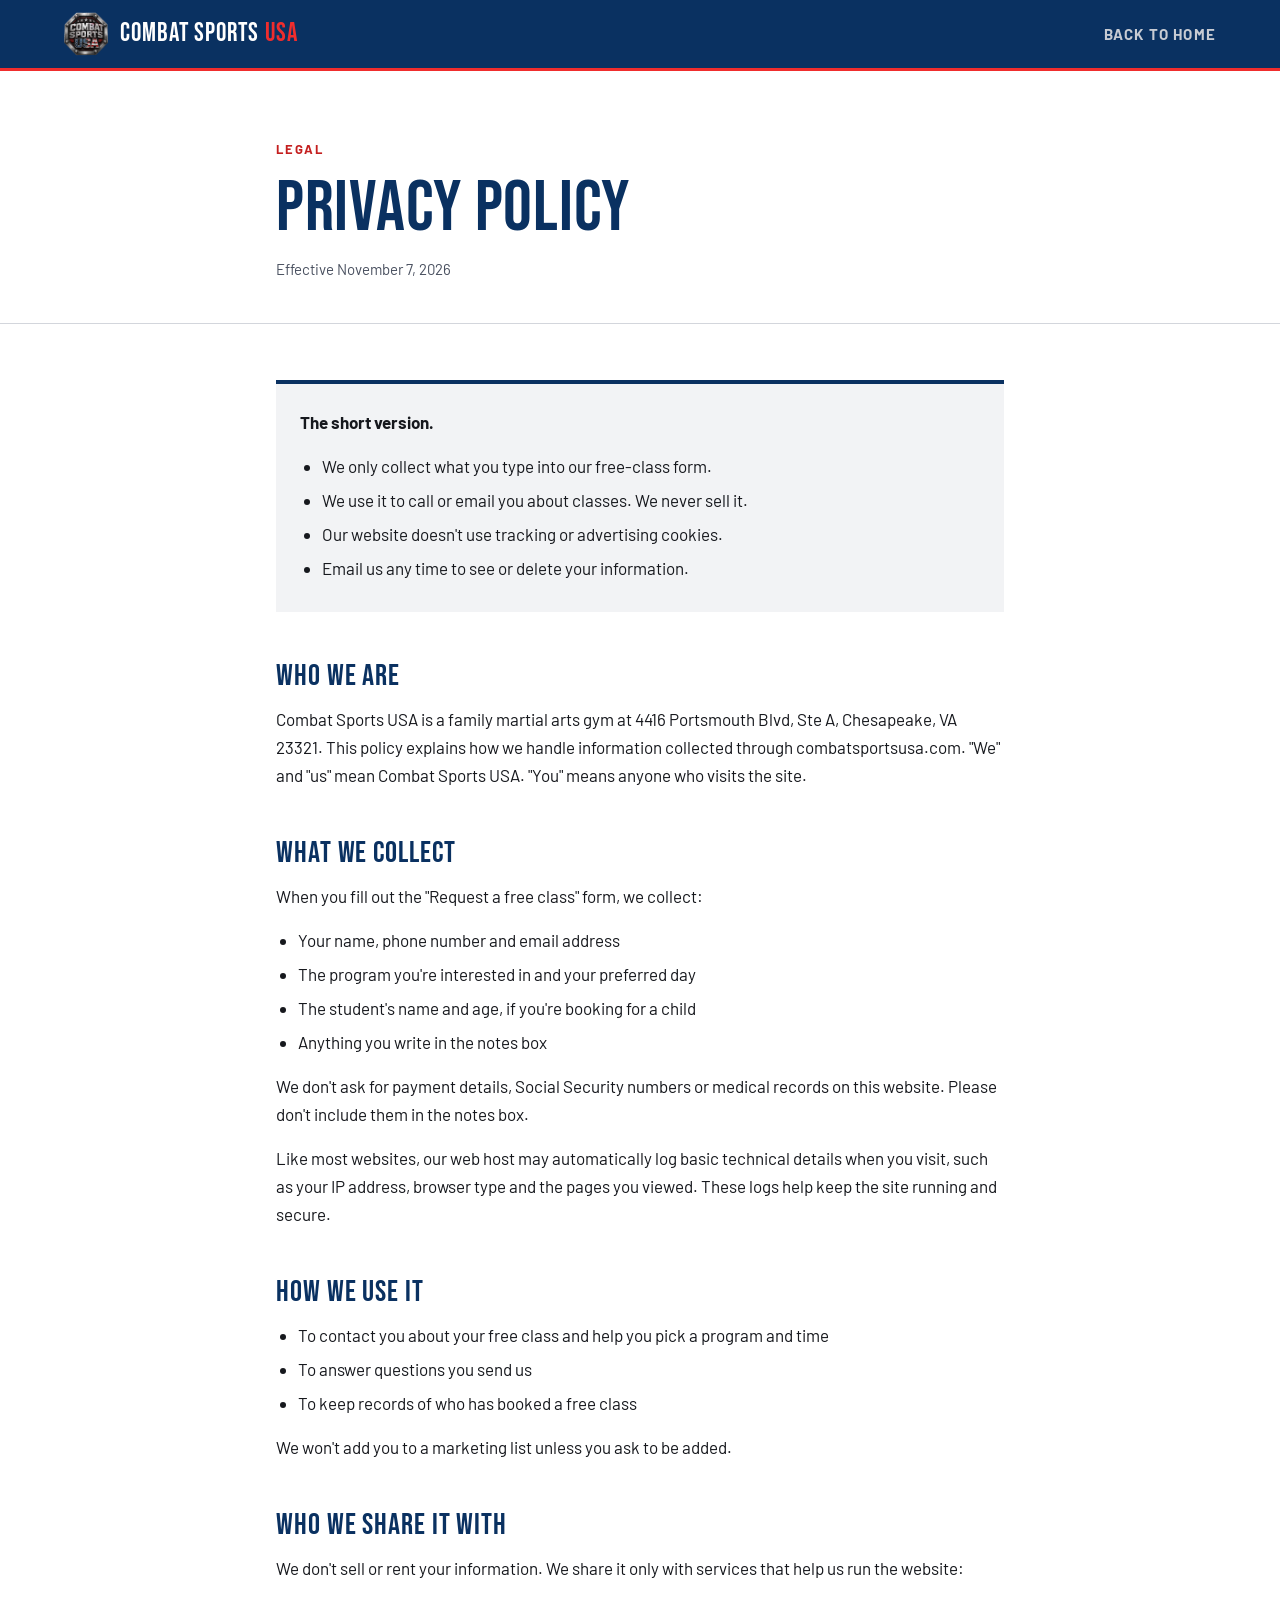
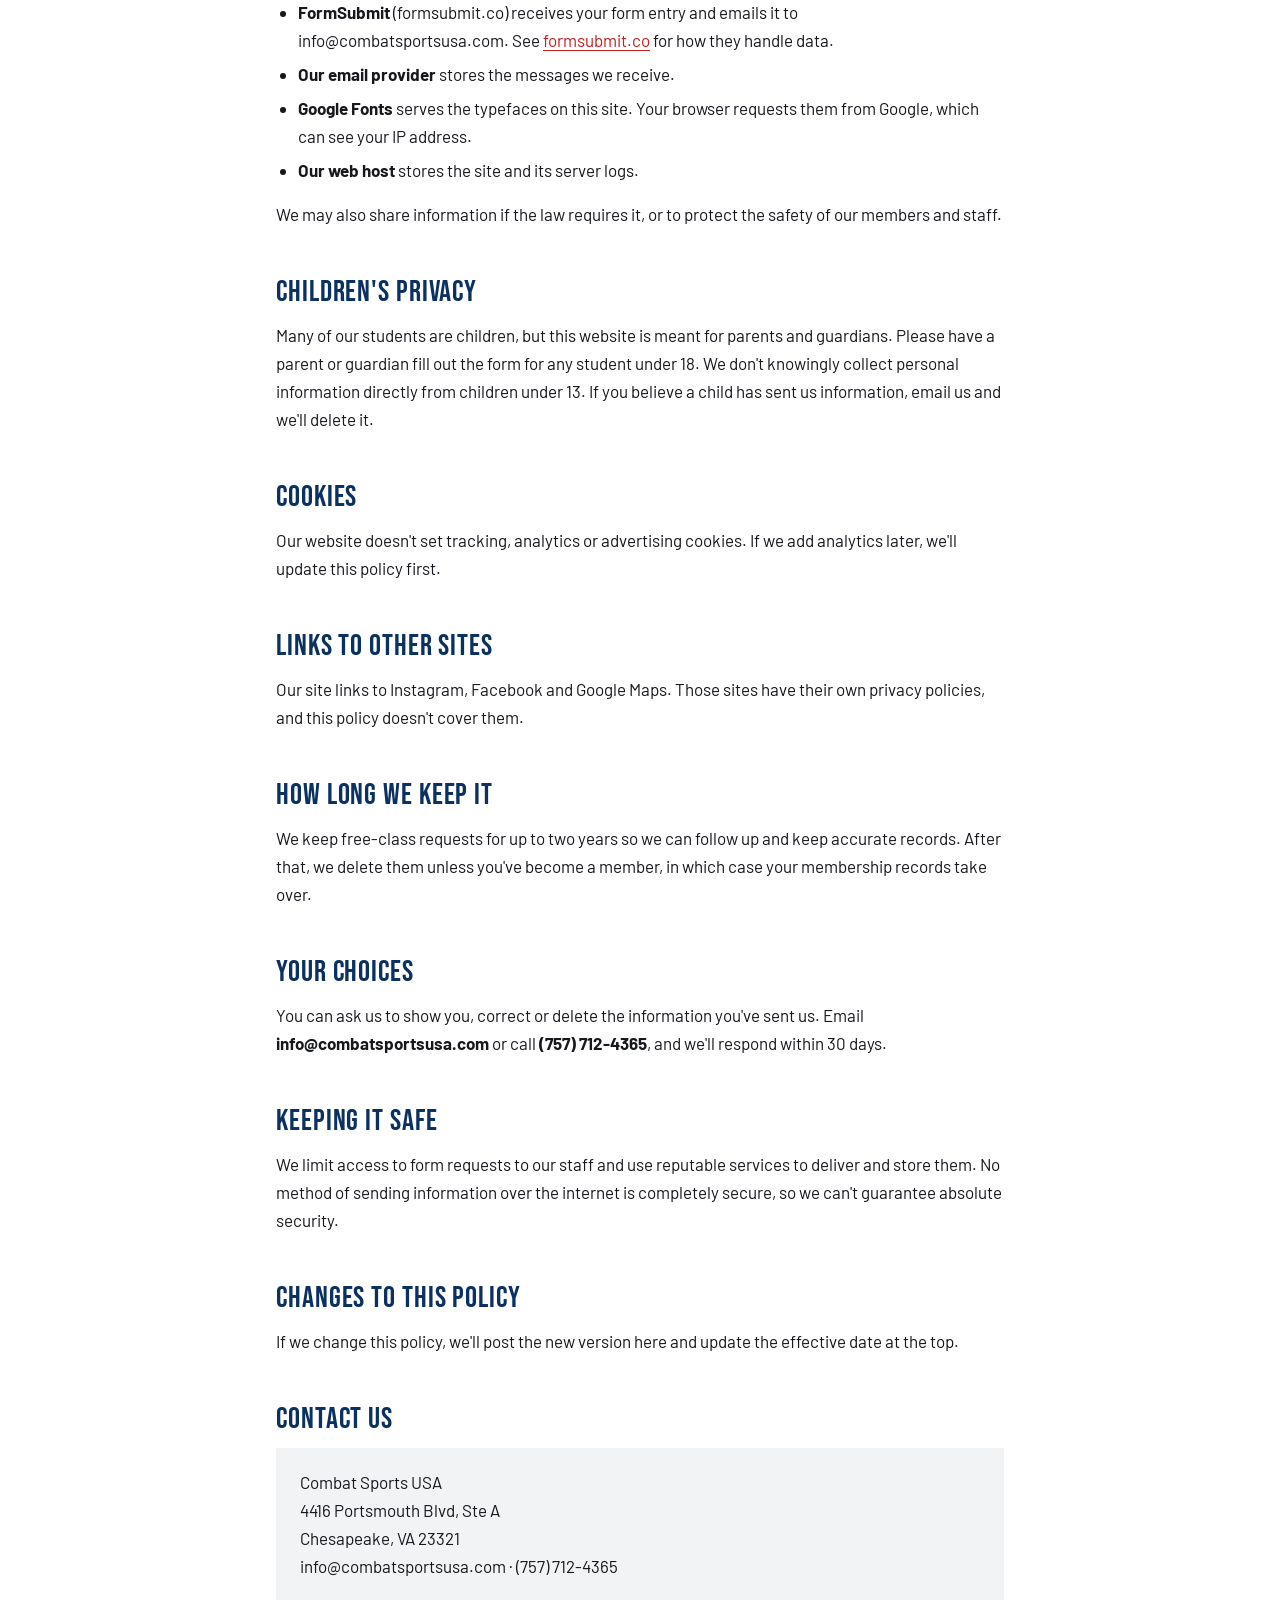
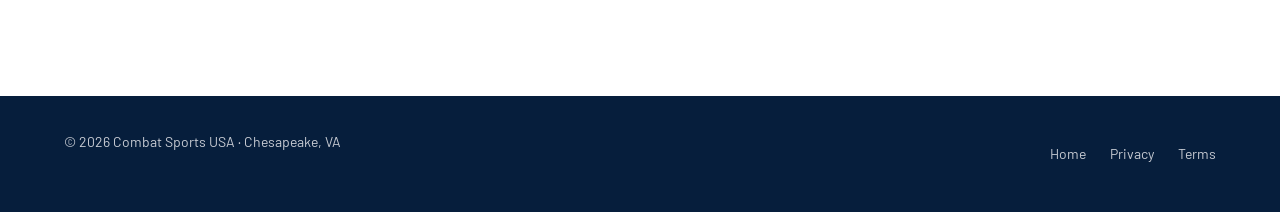
<file: privacy.html>
<!doctype html>
<html lang="en">
<head>
<meta charset="utf-8">
<meta name="viewport" content="width=device-width, initial-scale=1, viewport-fit=cover">
<title>Privacy Policy · Combat Sports USA</title>
<meta name="claude:viewport-fit-sides" content="cover">
<link rel="icon" href="img/favicon-32.png" sizes="32x32">
<link rel="apple-touch-icon" href="img/apple-touch-icon.png">
<meta name="description" content="How Combat Sports USA handles information you send through combatsportsusa.com.">
<meta name="theme-color" content="#0a3161">
<link rel="stylesheet" href="https://fonts.googleapis.com/css2?family=Bebas+Neue&family=Barlow:wght@400;500;700;800&display=swap">
<link rel="stylesheet" href="legal.css">
</head>
<body>
<div class="bar">
  <div class="wrap">
    <a class="brand" href="./" aria-label="Combat Sports USA home"><img src="img/badge.png" alt="Combat Sports USA badge" width="44" height="44"><span>Combat Sports <b>USA</b></span></a>
    <a class="back" href="./">Back to home</a>
  </div>
</div>

<header class="title">
  <div class="wrap">
    <p class="eyebrow">Legal</p>
    <h1>Privacy Policy</h1>
    <p class="meta">Effective November 7, 2026</p>
  </div>
</header>

<main>
  <div class="wrap">
    <div class="summary">
      <p><strong>The short version.</strong></p>
      <ul>
        <li>We only collect what you type into our free-class form.</li>
        <li>We use it to call or email you about classes. We never sell it.</li>
        <li>Our website doesn't use tracking or advertising cookies.</li>
        <li>Email us any time to see or delete your information.</li>
      </ul>
    </div>

    <h2>Who we are</h2>
    <p>Combat Sports USA is a family martial arts gym at 4416 Portsmouth Blvd, Ste A, Chesapeake, VA 23321. This policy explains how we handle information collected through combatsportsusa.com. "We" and "us" mean Combat Sports USA. "You" means anyone who visits the site.</p>

    <h2>What we collect</h2>
    <p>When you fill out the "Request a free class" form, we collect:</p>
    <ul>
      <li>Your name, phone number and email address</li>
      <li>The program you're interested in and your preferred day</li>
      <li>The student's name and age, if you're booking for a child</li>
      <li>Anything you write in the notes box</li>
    </ul>
    <p>We don't ask for payment details, Social Security numbers or medical records on this website. Please don't include them in the notes box.</p>
    <p>Like most websites, our web host may automatically log basic technical details when you visit, such as your IP address, browser type and the pages you viewed. These logs help keep the site running and secure.</p>

    <h2>How we use it</h2>
    <ul>
      <li>To contact you about your free class and help you pick a program and time</li>
      <li>To answer questions you send us</li>
      <li>To keep records of who has booked a free class</li>
    </ul>
    <p>We won't add you to a marketing list unless you ask to be added.</p>

    <h2>Who we share it with</h2>
    <p>We don't sell or rent your information. We share it only with services that help us run the website:</p>
    <ul>
      <li><strong>FormSubmit</strong> (formsubmit.co) receives your form entry and emails it to info@combatsportsusa.com. See <a href="https://formsubmit.co" target="_blank" rel="noopener">formsubmit.co</a> for how they handle data.</li>
      <li><strong>Our email provider</strong> stores the messages we receive.</li>
      <li><strong>Google Fonts</strong> serves the typefaces on this site. Your browser requests them from Google, which can see your IP address.</li>
      <li><strong>Our web host</strong> stores the site and its server logs.</li>
    </ul>
    <p>We may also share information if the law requires it, or to protect the safety of our members and staff.</p>

    <h2>Children's privacy</h2>
    <p>Many of our students are children, but this website is meant for parents and guardians. Please have a parent or guardian fill out the form for any student under 18. We don't knowingly collect personal information directly from children under 13. If you believe a child has sent us information, email us and we'll delete it.</p>

    <h2>Cookies</h2>
    <p>Our website doesn't set tracking, analytics or advertising cookies. If we add analytics later, we'll update this policy first.</p>

    <h2>Links to other sites</h2>
    <p>Our site links to Instagram, Facebook and Google Maps. Those sites have their own privacy policies, and this policy doesn't cover them.</p>

    <h2>How long we keep it</h2>
    <p>We keep free-class requests for up to two years so we can follow up and keep accurate records. After that, we delete them unless you've become a member, in which case your membership records take over.</p>

    <h2>Your choices</h2>
    <p>You can ask us to show you, correct or delete the information you've sent us. Email <strong>info@combatsportsusa.com</strong> or call <strong>(757) 712-4365</strong>, and we'll respond within 30 days.</p>

    <h2>Keeping it safe</h2>
    <p>We limit access to form requests to our staff and use reputable services to deliver and store them. No method of sending information over the internet is completely secure, so we can't guarantee absolute security.</p>

    <h2>Changes to this policy</h2>
    <p>If we change this policy, we'll post the new version here and update the effective date at the top.</p>

    <h2>Contact us</h2>
    <address class="contact">
      Combat Sports USA<br>
      4416 Portsmouth Blvd, Ste A<br>
      Chesapeake, VA 23321<br>
      info@combatsportsusa.com · (757) 712-4365
    </address>
  </div>
</main>

<footer>
  <div class="wrap">
    <span>© 2026 Combat Sports USA · Chesapeake, VA</span>
    <nav aria-label="Legal"><a href="./">Home</a><a href="privacy.html" aria-current="page">Privacy</a><a href="terms.html">Terms</a></nav>
  </div>
</footer>
</body>
</html>
</file>
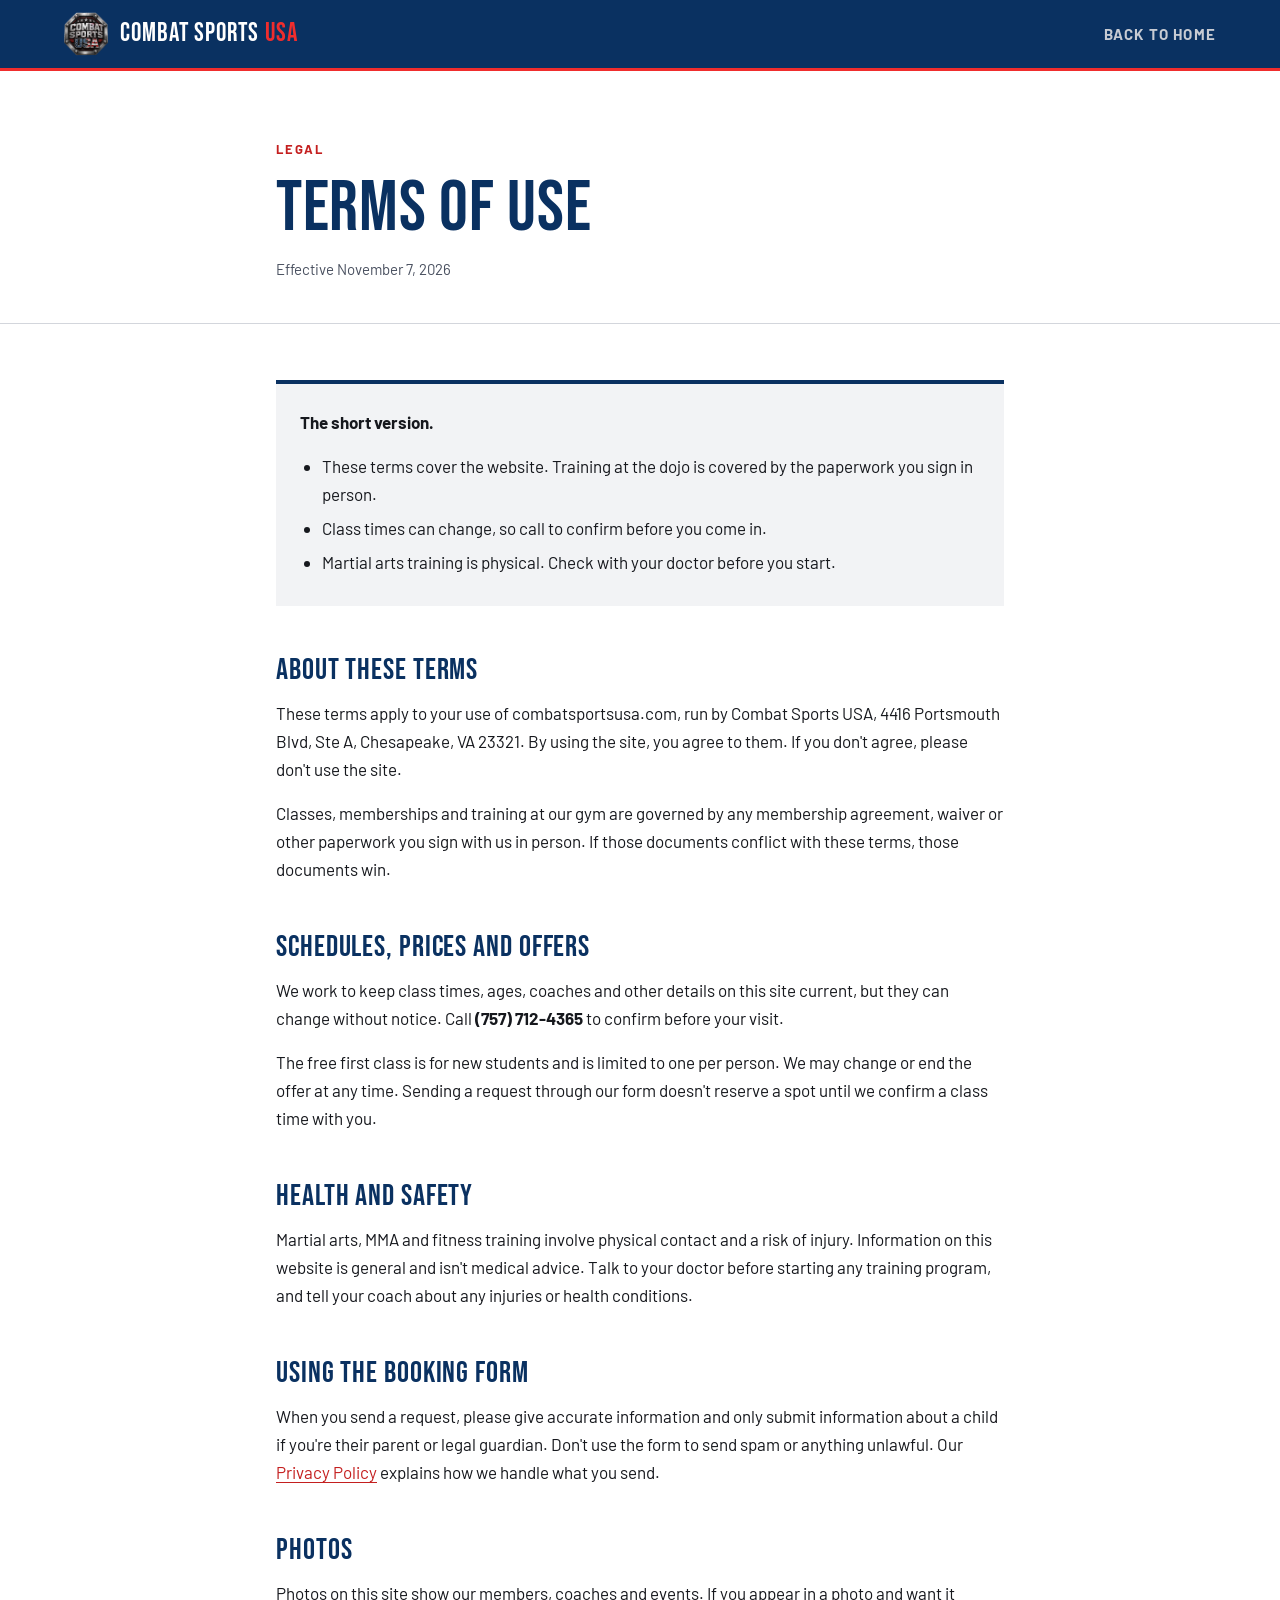
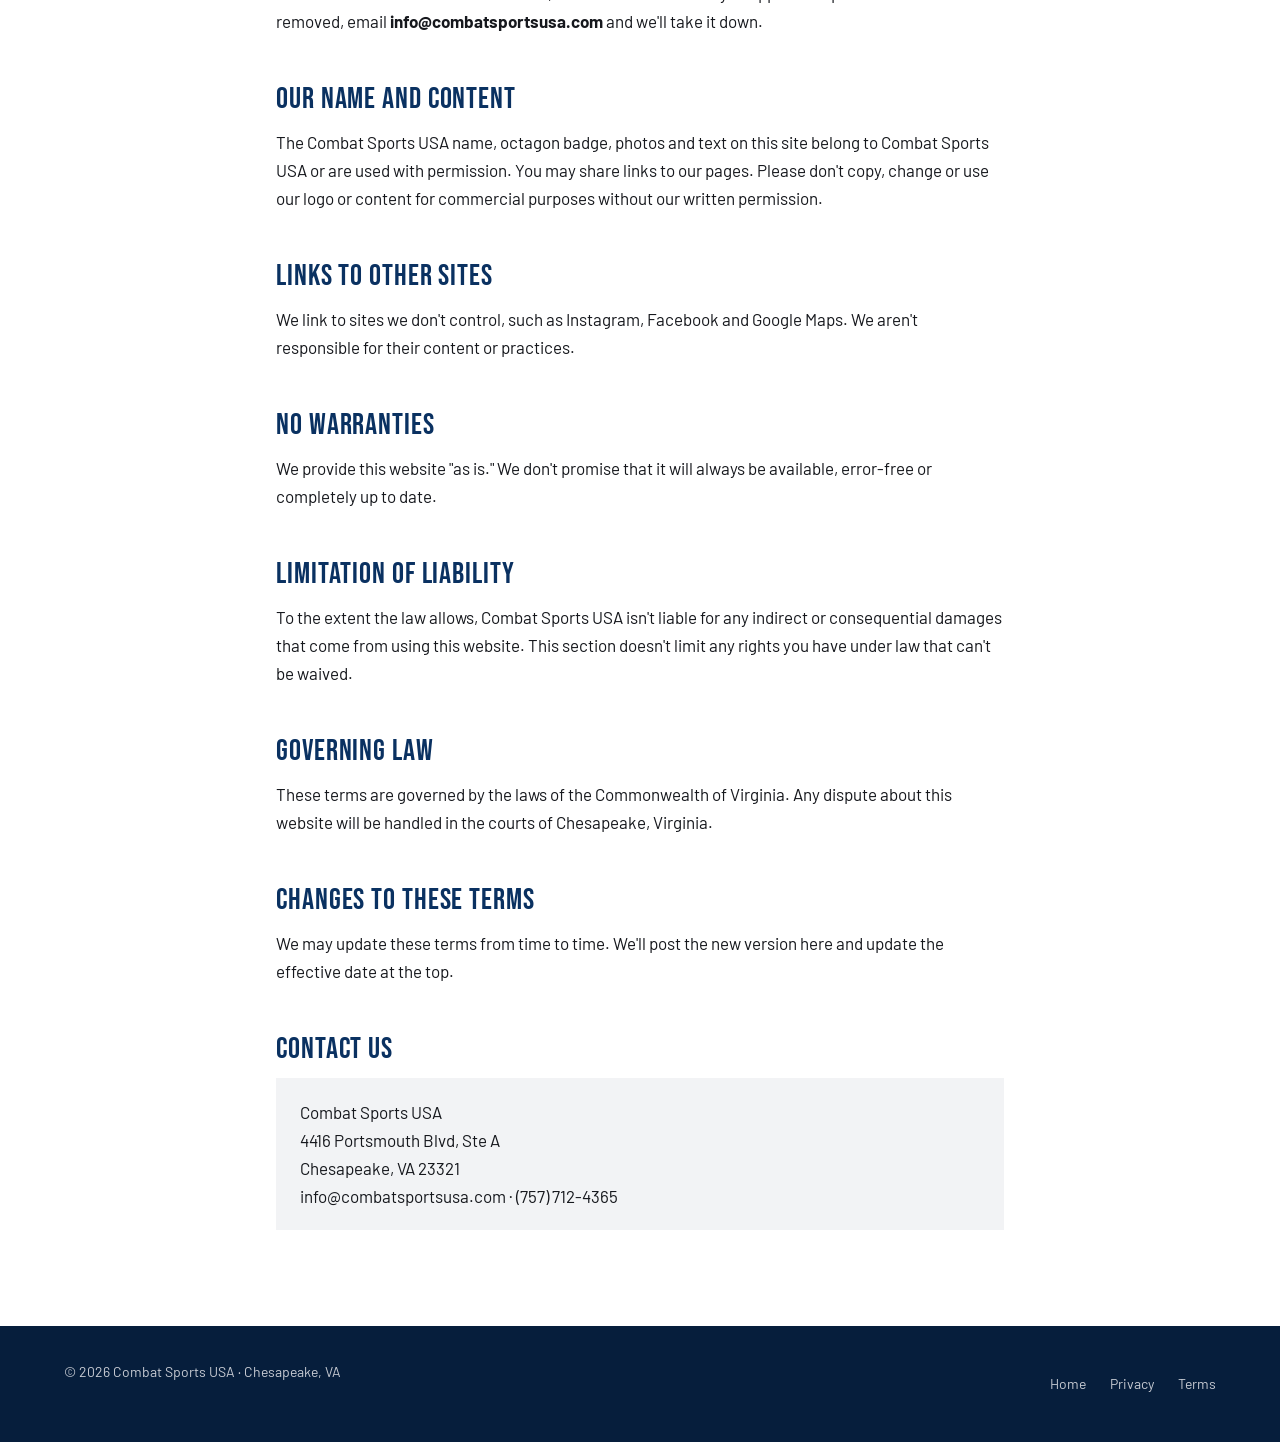
<file: terms.html>
<!doctype html>
<html lang="en">
<head>
<meta charset="utf-8">
<meta name="viewport" content="width=device-width, initial-scale=1, viewport-fit=cover">
<title>Terms of Use · Combat Sports USA</title>
<meta name="claude:viewport-fit-sides" content="cover">
<link rel="icon" href="img/favicon-32.png" sizes="32x32">
<link rel="apple-touch-icon" href="img/apple-touch-icon.png">
<meta name="description" content="Terms for using the Combat Sports USA website.">
<meta name="theme-color" content="#0a3161">
<link rel="stylesheet" href="https://fonts.googleapis.com/css2?family=Bebas+Neue&family=Barlow:wght@400;500;700;800&display=swap">
<link rel="stylesheet" href="legal.css">
</head>
<body>
<div class="bar">
  <div class="wrap">
    <a class="brand" href="./" aria-label="Combat Sports USA home"><img src="img/badge.png" alt="Combat Sports USA badge" width="44" height="44"><span>Combat Sports <b>USA</b></span></a>
    <a class="back" href="./">Back to home</a>
  </div>
</div>

<header class="title">
  <div class="wrap">
    <p class="eyebrow">Legal</p>
    <h1>Terms of Use</h1>
    <p class="meta">Effective November 7, 2026</p>
  </div>
</header>

<main>
  <div class="wrap">
    <div class="summary">
      <p><strong>The short version.</strong></p>
      <ul>
        <li>These terms cover the website. Training at the dojo is covered by the paperwork you sign in person.</li>
        <li>Class times can change, so call to confirm before you come in.</li>
        <li>Martial arts training is physical. Check with your doctor before you start.</li>
      </ul>
    </div>

    <h2>About these terms</h2>
    <p>These terms apply to your use of combatsportsusa.com, run by Combat Sports USA, 4416 Portsmouth Blvd, Ste A, Chesapeake, VA 23321. By using the site, you agree to them. If you don't agree, please don't use the site.</p>
    <p>Classes, memberships and training at our gym are governed by any membership agreement, waiver or other paperwork you sign with us in person. If those documents conflict with these terms, those documents win.</p>

    <h2>Schedules, prices and offers</h2>
    <p>We work to keep class times, ages, coaches and other details on this site current, but they can change without notice. Call <strong>(757) 712-4365</strong> to confirm before your visit.</p>
    <p>The free first class is for new students and is limited to one per person. We may change or end the offer at any time. Sending a request through our form doesn't reserve a spot until we confirm a class time with you.</p>

    <h2>Health and safety</h2>
    <p>Martial arts, MMA and fitness training involve physical contact and a risk of injury. Information on this website is general and isn't medical advice. Talk to your doctor before starting any training program, and tell your coach about any injuries or health conditions.</p>

    <h2>Using the booking form</h2>
    <p>When you send a request, please give accurate information and only submit information about a child if you're their parent or legal guardian. Don't use the form to send spam or anything unlawful. Our <a href="privacy.html">Privacy Policy</a> explains how we handle what you send.</p>

    <h2>Photos</h2>
    <p>Photos on this site show our members, coaches and events. If you appear in a photo and want it removed, email <strong>info@combatsportsusa.com</strong> and we'll take it down.</p>

    <h2>Our name and content</h2>
    <p>The Combat Sports USA name, octagon badge, photos and text on this site belong to Combat Sports USA or are used with permission. You may share links to our pages. Please don't copy, change or use our logo or content for commercial purposes without our written permission.</p>

    <h2>Links to other sites</h2>
    <p>We link to sites we don't control, such as Instagram, Facebook and Google Maps. We aren't responsible for their content or practices.</p>

    <h2>No warranties</h2>
    <p>We provide this website "as is." We don't promise that it will always be available, error-free or completely up to date.</p>

    <h2>Limitation of liability</h2>
    <p>To the extent the law allows, Combat Sports USA isn't liable for any indirect or consequential damages that come from using this website. This section doesn't limit any rights you have under law that can't be waived.</p>

    <h2>Governing law</h2>
    <p>These terms are governed by the laws of the Commonwealth of Virginia. Any dispute about this website will be handled in the courts of Chesapeake, Virginia.</p>

    <h2>Changes to these terms</h2>
    <p>We may update these terms from time to time. We'll post the new version here and update the effective date at the top.</p>

    <h2>Contact us</h2>
    <address class="contact">
      Combat Sports USA<br>
      4416 Portsmouth Blvd, Ste A<br>
      Chesapeake, VA 23321<br>
      info@combatsportsusa.com · (757) 712-4365
    </address>
  </div>
</main>

<footer>
  <div class="wrap">
    <span>© 2026 Combat Sports USA · Chesapeake, VA</span>
    <nav aria-label="Legal"><a href="./">Home</a><a href="privacy.html">Privacy</a><a href="terms.html" aria-current="page">Terms</a></nav>
  </div>
</footer>
</body>
</html>
</file>
<file: legal.css>
/* Combat Sports USA: legal pages (Privacy, Terms). Tokens match the home page. */
:root {
  --brand-navy: #0a3161; --brand-navy-deep: #061e3c; --brand-red: #f02d2d;
  --on-brand: #ffffff; --on-brand-muted: #c7cbd3;
  --surface: #ffffff; --surface-raised: #f2f3f5;
  --ink: #16181d; --ink-heading: #0a3161; --ink-muted: #4a5160; --red-text: #c41f1f;
  --border: #d3d6dc; --focus-ring: #0a3161;
  --font-display: "Bebas Neue", "Oswald", Impact, "Arial Narrow Bold", sans-serif;
  --font-body: "Barlow", "Helvetica Neue", Arial, sans-serif;
  color-scheme: light;
}
@media (prefers-color-scheme: dark) {
  :root:not([data-theme="light"]) {
    --surface: #101114; --surface-raised: #1b1d21; --ink: #ffffff; --ink-heading: #ffffff; --ink-muted: #a9afba;
    --red-text: #ff5a5a; --border: #2e3138; --focus-ring: #ffffff; color-scheme: dark;
  }
}
:root[data-theme="dark"] {
  --surface: #101114; --surface-raised: #1b1d21; --ink: #ffffff; --ink-heading: #ffffff; --ink-muted: #a9afba;
  --red-text: #ff5a5a; --border: #2e3138; --focus-ring: #ffffff; color-scheme: dark;
}
:root { padding-top: env(safe-area-inset-top, 0px); padding-bottom: env(safe-area-inset-bottom, 0px); }
* { box-sizing: border-box; }
body { margin: 0; background: var(--surface); color: var(--ink); font-family: var(--font-body); font-size: 17px; line-height: 28px; -webkit-font-smoothing: antialiased; }
img { display: block; max-width: 100%; }
a { color: var(--red-text); text-underline-offset: 3px; }
:focus-visible { outline: 2px solid var(--focus-ring); outline-offset: 2px; }
.wrap { max-width: 760px; margin: 0 auto; padding-left: max(16px, env(safe-area-inset-left, 0px)); padding-right: max(16px, env(safe-area-inset-right, 0px)); }

.bar { background: var(--brand-navy); border-bottom: 3px solid var(--brand-red); color: var(--on-brand); }
.bar .wrap { max-width: 1184px; display: flex; align-items: center; justify-content: space-between; gap: 16px; min-height: 68px; }
.brand { display: flex; align-items: center; gap: 12px; color: var(--on-brand); text-decoration: none; }
.brand img { width: 44px; height: 44px; object-fit: contain; }
.brand span { font-family: var(--font-display); font-size: 26px; letter-spacing: .04em; line-height: 1; }
.brand b { color: var(--brand-red); font-weight: 400; }
.back { color: var(--on-brand-muted); font-size: 15px; font-weight: 700; letter-spacing: .08em; text-transform: uppercase; text-decoration: none; }
.back:hover { color: var(--on-brand); text-decoration: underline; }

header.title { border-bottom: 1px solid var(--border); }
header.title .wrap { padding-block: 64px 40px; display: grid; gap: 12px; }
.eyebrow { margin: 0; font-size: 13px; font-weight: 700; letter-spacing: .14em; text-transform: uppercase; color: var(--red-text); }
h1, h2 { font-family: var(--font-display); font-weight: 400; text-transform: uppercase; color: var(--ink-heading); margin: 0; text-wrap: balance; }
h1 { font-size: clamp(48px, 8vw, 72px); line-height: .95; letter-spacing: .01em; }
h2 { font-size: 30px; line-height: 1.1; letter-spacing: .03em; margin-top: 48px; margin-bottom: 12px; }
.meta { color: var(--ink-muted); font-size: 15px; margin: 0; }
main .wrap { padding-block: 16px 96px; }
p, ul { margin: 0 0 16px; }
ul { padding-left: 22px; }
li { margin-bottom: 6px; }
strong { font-weight: 700; }
.summary { background: var(--surface-raised); border-top: 4px solid var(--brand-navy); padding: 24px; margin-top: 40px; }
.summary p:last-child, .summary ul:last-child { margin-bottom: 0; }
.contact { font-style: normal; background: var(--surface-raised); padding: 20px 24px; }

footer { background: var(--brand-navy-deep); color: var(--on-brand-muted); font-size: 14px; }
footer .wrap { max-width: 1184px; padding-block: 32px; display: flex; flex-wrap: wrap; gap: 16px 24px; justify-content: space-between; }
footer a { color: var(--on-brand-muted); text-decoration: none; }
footer a:hover { color: var(--on-brand); text-decoration: underline; }
footer nav { display: flex; gap: 24px; flex-wrap: wrap; }
footer nav a, .back { display: inline-block; padding-block: 12px; }
</file>
